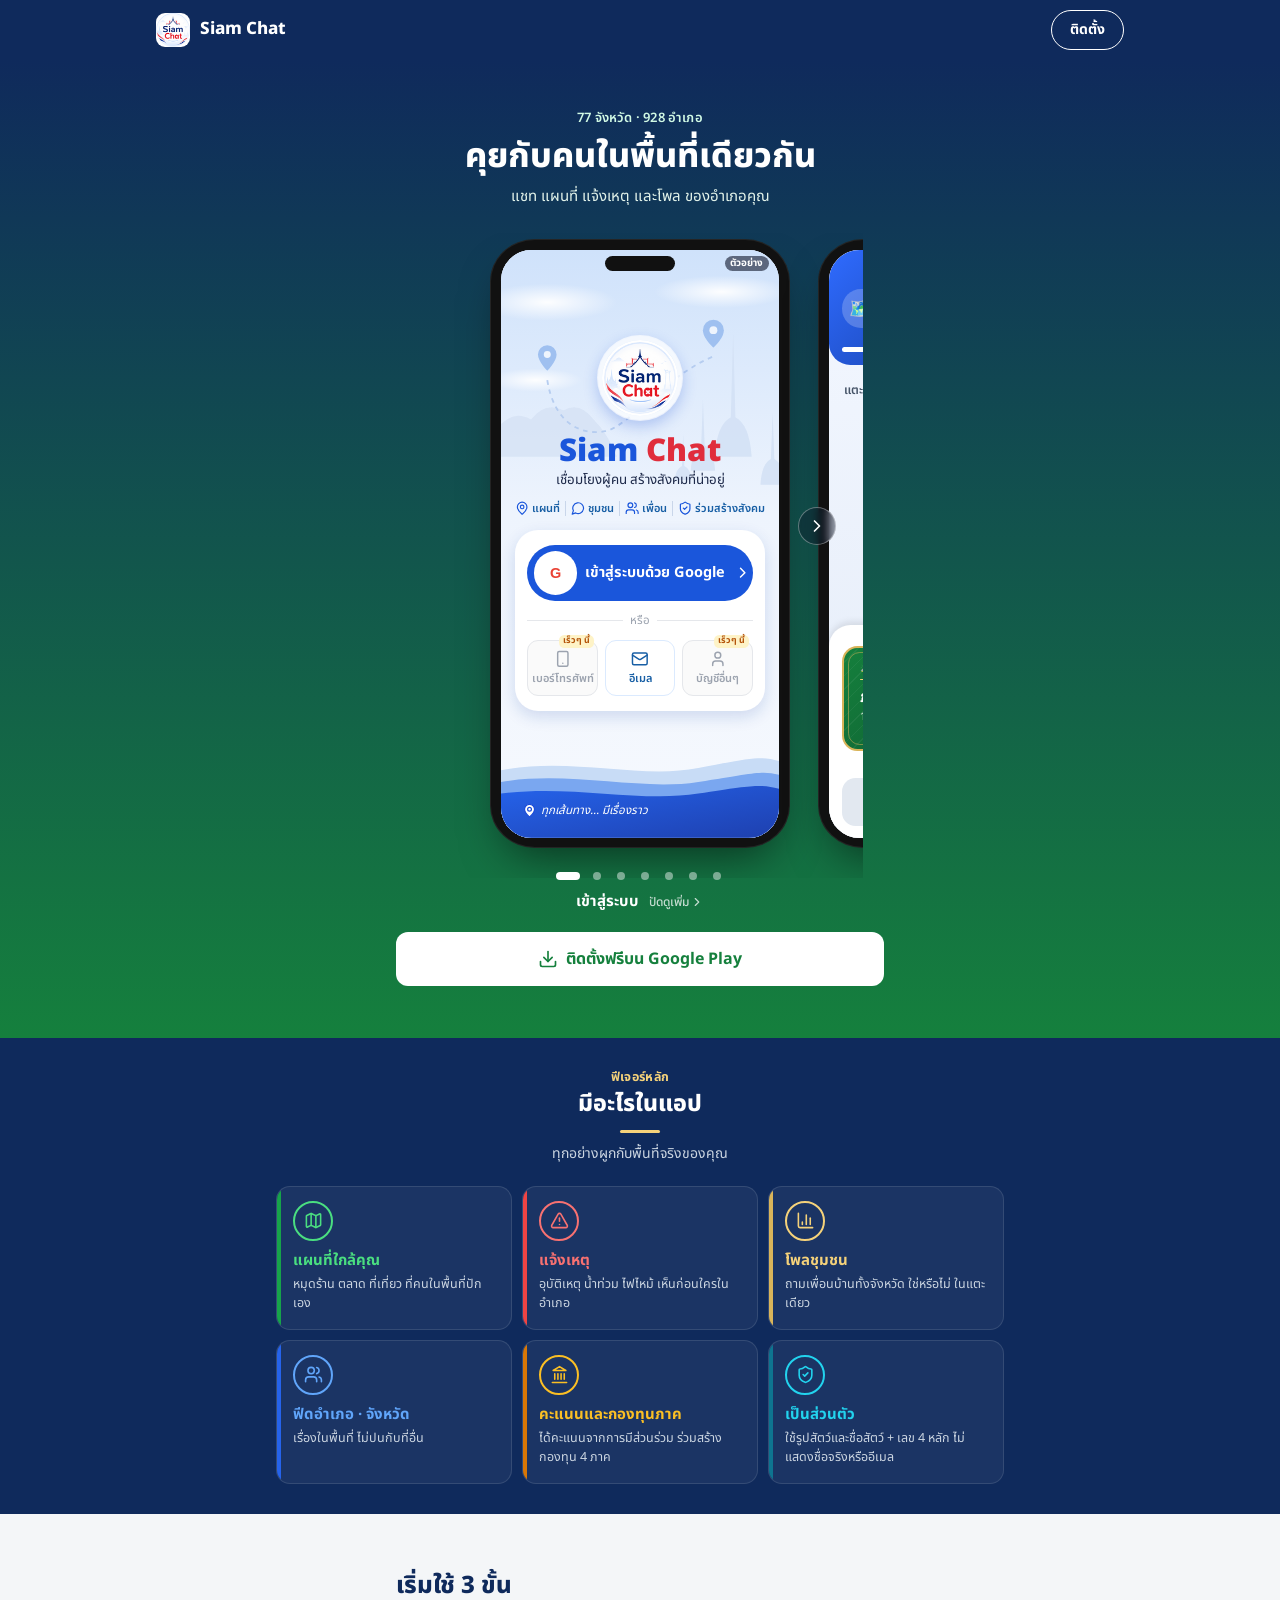
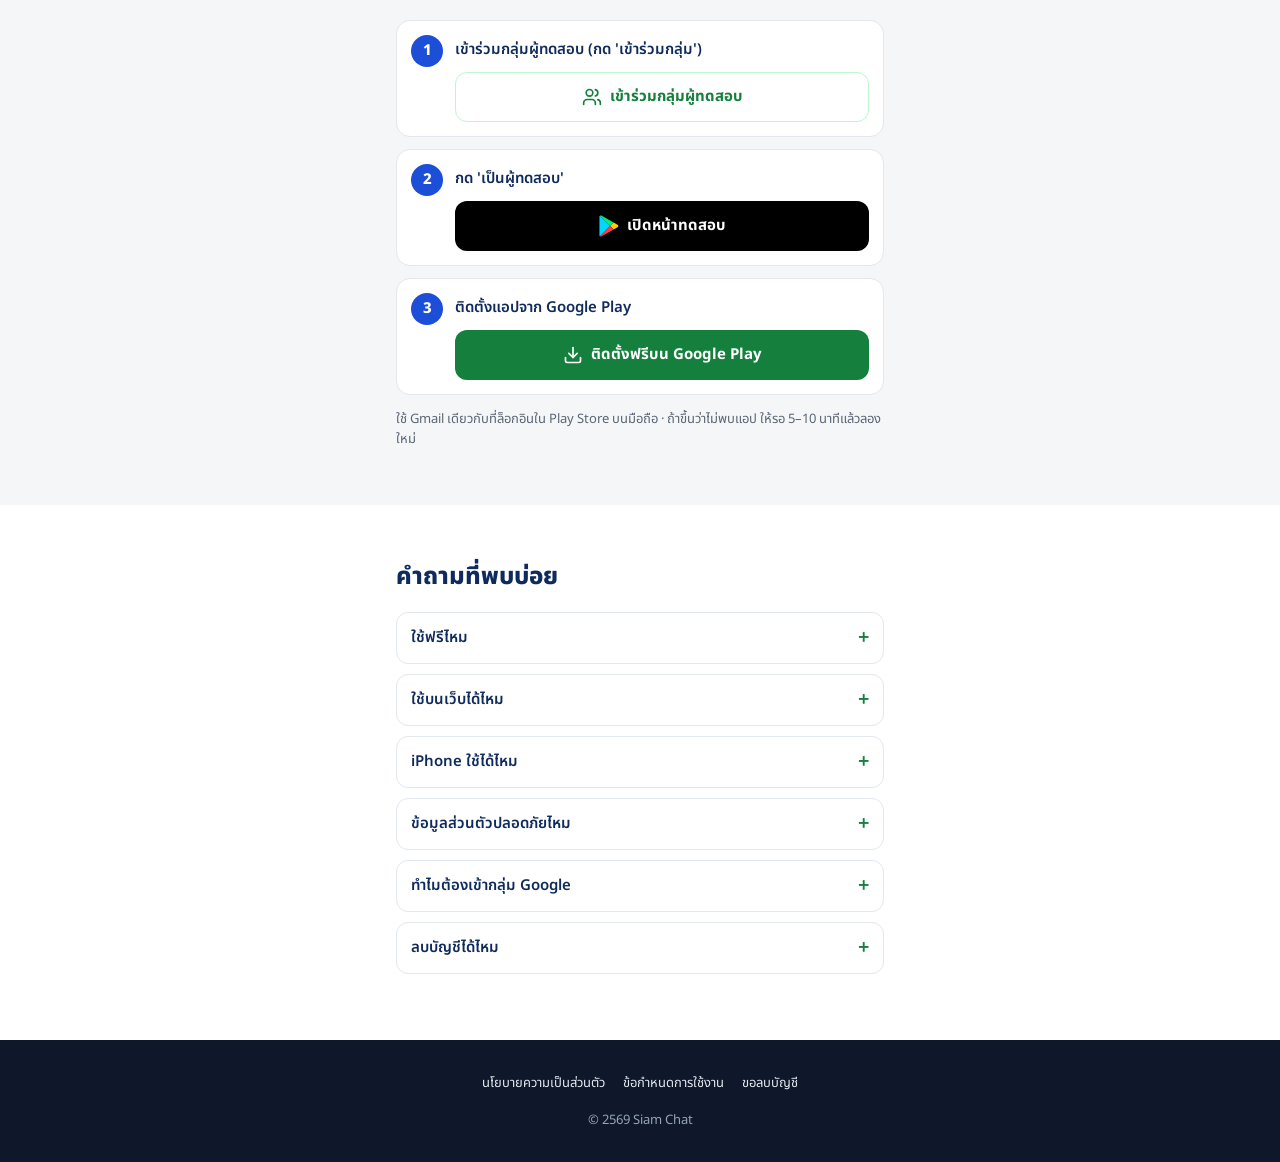
<file: index.html>
<!doctype html>
<html lang="th">
<head>
<meta charset="utf-8">
<meta name="viewport" content="width=device-width, initial-scale=1">
<title>Siam Chat — คุยกับคนในพื้นที่เดียวกัน</title>
<meta name="description" content="Siam Chat แอปแชทชุมชน 77 จังหวัด 928 อำเภอ คุยกับคนในพื้นที่เดียวกัน มีแชท แผนที่ แจ้งเหตุ และโพลของอำเภอคุณ ติดตั้งฟรีบน Android">
<meta name="theme-color" content="#0f2a5c">
<link rel="canonical" href="https://eskimooo1234-maker.github.io/siamchat/">

<!-- แชร์ลิงก์ LINE / Facebook / X -->
<meta property="og:type" content="website">
<meta property="og:site_name" content="Siam Chat">
<meta property="og:locale" content="th_TH">
<meta property="og:title" content="Siam Chat — คุยกับคนในพื้นที่เดียวกัน">
<meta property="og:description" content="แอปแชทชุมชน 77 จังหวัด 928 อำเภอ — แชท แผนที่ แจ้งเหตุ และโพล ของอำเภอคุณ ติดตั้งฟรีบน Android">
<meta property="og:url" content="https://eskimooo1234-maker.github.io/siamchat/">
<meta property="og:image" content="https://eskimooo1234-maker.github.io/siamchat/assets/og.png">
<meta property="og:image:width" content="1200">
<meta property="og:image:height" content="630">
<meta property="og:image:alt" content="Siam Chat — คุยกับคนในพื้นที่เดียวกัน">
<meta name="twitter:card" content="summary_large_image">
<meta name="twitter:title" content="Siam Chat — คุยกับคนในพื้นที่เดียวกัน">
<meta name="twitter:description" content="แอปแชทชุมชน 77 จังหวัด — แชท แผนที่ แจ้งเหตุ และโพล ของอำเภอคุณ">
<meta name="twitter:image" content="https://eskimooo1234-maker.github.io/siamchat/assets/og.png">

<link rel="icon" type="image/png" sizes="32x32" href="assets/favicon-32.png">
<link rel="apple-touch-icon" href="assets/apple-touch-icon.png">

<link rel="preconnect" href="https://fonts.googleapis.com">
<link rel="preconnect" href="https://fonts.gstatic.com" crossorigin>
<link href="https://fonts.googleapis.com/css2?family=Noto+Sans+Thai:wght@400;500;600;700;800&display=swap" rel="stylesheet">

<script>
/* =====================================================================
   แก้ลิงก์ / ข้อความได้ที่นี่ที่เดียว (ไม่ต้องแตะส่วนอื่น)
   ===================================================================== */

// ปุ่มโซเชียลท้ายหน้า — เว้นว่าง '' = ไม่แสดงปุ่มนั้น
const LINKS = {
  facebook: '',
  tiktok:   '',
  line:     ''
};

// ส่วน "เริ่มใช้ 3 ขั้น" (id="install")
const DOWNLOAD = {
  // ขั้นที่ 1 — กลุ่มผู้ทดสอบ (Google Group)
  step1:     "เข้าร่วมกลุ่มผู้ทดสอบ (กด 'เข้าร่วมกลุ่ม')",
  groupUrl:  'https://groups.google.com/g/siamchat-testers',
  groupBtn:  'เข้าร่วมกลุ่มผู้ทดสอบ',
  // ขั้นที่ 2 — ลิงก์ทดสอบบน Google Play
  step2:     "กด 'เป็นผู้ทดสอบ'",
  playUrl:   'https://play.google.com/apps/testing/com.siamchat.app',
  playBtn:   'เปิดหน้าทดสอบ',
  // ขั้นที่ 3 — หน้าแอปใน Play Store
  step3:     'ติดตั้งแอปจาก Google Play',
  storeUrl:  'https://play.google.com/store/apps/details?id=com.siamchat.app',
  storeBtn:  'ติดตั้งฟรีบน Google Play',
  // หมายเหตุใต้ขั้นตอน
  note:      'ใช้ Gmail เดียวกับที่ล็อกอินใน Play Store บนมือถือ · ถ้าขึ้นว่าไม่พบแอป ให้รอ 5–10 นาทีแล้วลองใหม่'
};
</script>

<style>
:root{
  --navy:#0f2a5c; --green:#15803d; --green-soft:#dcfce7;
  --red:#dc2626; --blue:#1d4ed8; --ink:#16202e; --muted:#5b6676; --line:#e3e8ee;
  --bg:#ffffff; --bg-2:#f4f6f8; --col:520px;
}
*{box-sizing:border-box}
html{scroll-behavior:smooth;-webkit-text-size-adjust:100%;scroll-padding-top:72px}
body{margin:0;background:var(--bg);color:var(--ink);
  font-family:'Noto Sans Thai',system-ui,-apple-system,'Segoe UI',sans-serif;
  font-size:15px;line-height:1.6;overflow-x:hidden}
a{color:inherit}
img{display:block;max-width:100%}
.wrap{max-width:var(--col);margin:0 auto;padding:0 16px}
section{padding:40px 0}
h2{font-size:21px;line-height:1.35;color:var(--navy);margin:0 0 18px;font-weight:800}

/* ไอคอนเส้นแบบ lucide (stroke 2) — ใช้จาก sprite <symbol> ด้านล่าง <body> */
.ic{width:20px;height:20px;flex:none;fill:none;stroke:currentColor;stroke-width:2;stroke-linecap:round;stroke-linejoin:round}

/* ปุ่ม: ไม่ตัด 2 บรรทัด */
.btn{display:flex;align-items:center;justify-content:center;gap:8px;min-height:50px;padding:0 18px;
  border-radius:12px;border:0;text-decoration:none;font-weight:700;font-size:15px;white-space:nowrap;
  cursor:pointer;transition:background .15s,transform .1s}
.btn:active{transform:scale(.98)}
.btn-green{background:var(--green);color:#fff}
.btn-green:hover{background:#116a32}
.btn-white{background:#fff;color:var(--green)}
.btn-white:hover{background:#f0fdf4}
.btn-dark{background:#000;color:#fff}
.btn-outline{background:#fff;color:var(--green);border:1.5px solid #bbf7d0}
.btn-outline:hover{background:#f0fdf4}
.btn-full{width:100%}
.gp{width:20px;height:22px;flex:none}

/* ---------- 1) หัวเว็บ (ชุดเดียวกับหน้า privacy / terms / delete-account) ---------- */
.top{position:sticky;top:0;z-index:20;background:var(--navy);color:#fff}
.top .wrap{display:flex;align-items:center;justify-content:space-between;height:60px;max-width:1000px}
.brand{display:flex;align-items:center;gap:10px;text-decoration:none;font-weight:800;color:#fff;font-size:17px}
.brand img{width:34px;height:34px;border-radius:9px}
.top-btn{display:inline-flex;align-items:center;min-height:40px;padding:0 18px;border-radius:999px;
  border:1.5px solid #fff;color:#fff;text-decoration:none;font-weight:700;font-size:14px;white-space:nowrap}
.top-btn:hover{background:rgba(255,255,255,.12)}

/* ---------- 2) ส่วนบน ---------- */
.hero{background:linear-gradient(180deg,#0f2a5c 0%,#15803d 100%);color:#fff;text-align:center;padding:28px 0 32px}
.kicker{margin:0;font-size:13px;font-weight:600;color:#d1fae5;letter-spacing:.2px}
.hero h1{margin:6px 0 6px;font-size:clamp(24px,7.4vw,34px);line-height:1.3;font-weight:800;text-wrap:balance}
.lead{margin:0 0 24px;font-size:15px;color:#e2f3ea}

/* ---------- สไลด์มือถือ ----------
   มือถือจริงจัดกลาง · สไลด์ข้าง ๆ โผล่ ~15% ของความกว้างมือถือ */
.carousel{--pw:256px;--gap:20px;position:relative;width:calc(var(--pw) + 2 * (var(--gap) + var(--pw) * .15));max-width:100%;margin:0 auto}
.track{display:flex;gap:var(--gap);overflow-x:auto;overscroll-behavior-x:contain;scroll-snap-type:x mandatory;
  -webkit-overflow-scrolling:touch;scrollbar-width:none;padding:6px calc(50% - var(--pw) / 2) 30px;outline:none}
.track::-webkit-scrollbar{display:none}
.track.locked{overflow-x:hidden}
.track:focus-visible{outline:2px solid rgba(255,255,255,.7);outline-offset:-2px;border-radius:12px}
.slide{flex:none;width:var(--pw);scroll-snap-align:center;scroll-snap-stop:always}
.nav-btn{position:absolute;top:calc(50% - 30px);width:38px;height:38px;margin-top:-19px;border-radius:50%;border:1px solid rgba(255,255,255,.35);
  background:rgba(15,23,42,.38);color:#fff;display:grid;place-items:center;cursor:pointer;padding:0;
  backdrop-filter:blur(4px);-webkit-backdrop-filter:blur(4px)}
.nav-btn:hover{background:rgba(15,23,42,.55)}
.nav-btn[hidden]{display:none}
.nav-btn.prev{left:calc(50% - var(--pw) / 2 - 46px)}
.nav-btn.next{right:calc(50% - var(--pw) / 2 - 46px)}
.dots{position:relative;z-index:2;display:flex;justify-content:center;margin-top:-14px}
.dot{width:24px;height:24px;padding:0;border:0;background:none;cursor:pointer;display:grid;place-items:center;transition:width .2s}
.dot::before{content:"";width:8px;height:8px;border-radius:4px;background:rgba(255,255,255,.45);transition:width .2s,background .2s}
.dot.on{width:34px}
.dot.on::before{width:24px;background:#fff}
.slide-name{display:flex;justify-content:center;align-items:center;gap:10px;margin:2px 0 18px;font-size:15px;font-weight:700;color:#fff;min-height:24px}
.hint{display:inline-flex;align-items:center;gap:1px;font-size:12px;font-weight:500;color:rgba(255,255,255,.75)}
.hint .ic{width:14px;height:14px}
.hint[hidden]{display:none}
.hero .btn{font-size:16px;min-height:54px}

/* ---------- กรอบมือถือ ----------
   หน้าจอข้างในเป็น "ตัวอย่างกดลองได้" จาก assets/demo/demo.js + demo.css (โหลดทีหลัง ไม่ถ่วงการเปิดหน้า)
   หน่วย em: 1em = ความกว้างจอ / 24
   เปลี่ยนเป็นภาพจริง: ใส่ <img src="assets/screens/<name>.png" alt="..."> เป็นลูกแรกของ .screen
   แล้วลบ .demo-host ทิ้ง (CSS .screen > img ด้านล่างจัด object-fit: cover ให้แล้ว) */
.phone{position:relative;background:#111;border-radius:15% / 7%;padding:3.6%;
  box-shadow:0 22px 44px -16px rgba(0,0,0,.55),0 0 0 1px rgba(255,255,255,.08) inset;container-type:inline-size}
.screen{position:relative;aspect-ratio:9/19;border-radius:11% / 5.2%;overflow:hidden;background:#f1f5f9;
  font-size:calc(100cqw / 24);line-height:1.35;color:#16202e;text-align:left}
.screen > img{position:absolute;inset:0;width:100%;height:100%;object-fit:cover;object-position:top center}
.demo-host{position:absolute;inset:0}
.demo-host:empty{background:url(assets/logo-64.png) center 42% / 4.4em no-repeat,linear-gradient(#e8f0fe,#f8fafc)}
.sample{position:absolute;right:1em;top:.62em;z-index:50;padding:.1em .6em;border-radius:999px;pointer-events:none;
  background:rgba(15,23,42,.6);color:#fff;font-size:max(8px,.85em);font-weight:700;line-height:1.35;white-space:nowrap}
.notch{position:absolute;top:.55em;left:50%;width:6em;height:1.3em;margin-left:-3em;border-radius:1em;background:#111;z-index:50;pointer-events:none}

/* ---------- 3) มีอะไรในแอป (รวม "เป็นส่วนตัว") — พื้นกรมท่าต่อจากส่วนบนทันที ---------- */
.feat-sec{background:#0f2a5c;color:#fff;padding:30px 0 30px}
.feat-hd{text-align:center;margin-bottom:20px}
.feat-hd .k{margin:0;font-size:12.5px;font-weight:700;color:#f5d27a;letter-spacing:.3px}
.feat-hd h2{margin:2px 0 0;font-size:23px;line-height:1.3;color:#fff;font-weight:800}
.feat-hd .bar{display:block;width:40px;height:3px;border-radius:2px;background:#f5d27a;margin:10px auto 0}
.feat-hd .sub{margin:10px 0 0;font-size:14px;color:#cbd5e1}
.feat-grid{list-style:none;margin:0;padding:0;display:grid;grid-template-columns:repeat(2,minmax(0,1fr));gap:10px;align-items:stretch}
.fc{position:relative;overflow:hidden;min-width:0;padding:14px 13px 15px 16px;border-radius:14px;
  background:rgba(255,255,255,.05);border:1px solid rgba(255,255,255,.11)}
.fc::before{content:"";position:absolute;left:0;top:0;bottom:0;width:4px;background:var(--line)}
.fc .fi2{width:40px;height:40px;border-radius:50%;border:2px solid var(--soft);color:var(--soft);display:grid;place-items:center}
.fc .fi2 .ic{width:19px;height:19px}
.fc b{display:block;margin-top:10px;font-size:15px;line-height:1.35;font-weight:700;color:var(--soft);overflow-wrap:anywhere}
.fc p{margin:4px 0 0;font-size:12.5px;line-height:1.55;color:#cbd5e1;overflow-wrap:anywhere}

/* ---------- 6) ติดตั้ง ---------- */
.install{background:var(--bg-2)}
.steps{list-style:none;margin:0;padding:0;display:grid;gap:12px}
.step{background:#fff;border:1px solid var(--line);border-radius:14px;padding:14px;display:flex;gap:12px}
.num{flex:none;width:32px;height:32px;border-radius:50%;background:var(--blue);color:#fff;display:grid;place-items:center;font-weight:800;font-size:15px}
.step-body{flex:1;min-width:0}
.step p{margin:3px 0 10px;font-weight:600;color:var(--navy)}
.note{margin:14px 0 0;font-size:13px;color:var(--muted);line-height:1.55}

/* ---------- 7) FAQ ---------- */
.faq details{border:1px solid var(--line);border-radius:12px;background:#fff;margin-bottom:10px}
.faq summary{min-height:50px;display:flex;align-items:center;justify-content:space-between;gap:10px;
  padding:10px 14px;font-weight:600;color:var(--navy);cursor:pointer;list-style:none}
.faq summary::-webkit-details-marker{display:none}
.faq summary::after{content:"+";font-size:20px;color:var(--green);line-height:1;flex:none}
.faq details[open] summary::after{content:"−"}
.faq details p{margin:0;padding:0 14px 14px;color:var(--muted);font-size:14px}
.faq a{color:var(--green);font-weight:600}

/* ---------- 8) ท้ายเว็บ (ชุดเดียวกับหน้า privacy / terms / delete-account) ---------- */
.social{display:flex;justify-content:center;gap:14px;padding:0 0 18px}
.social:empty{display:none}
.social a{width:44px;height:44px;border-radius:50%;display:grid;place-items:center;color:#fff}
.social svg{width:20px;height:20px;fill:currentColor}
footer{background:#0f172a;color:#94a3b8;padding:26px 0 32px;text-align:center;font-size:13px}
footer nav{display:flex;flex-wrap:wrap;justify-content:center;gap:4px 18px;margin-bottom:8px}
footer nav a{color:#e2e8f0;text-decoration:none;min-height:36px;display:inline-flex;align-items:center}
footer nav a:hover{text-decoration:underline}

/* ---------- จอคอม: คอลัมน์กลาง กว้างไม่เกิน 520px ---------- */
@media (min-width:768px){
  section{padding:56px 0}
  h2{font-size:24px}
  .hero{padding:48px 0 52px}
  .carousel{--pw:300px;--gap:28px}
  .feat-sec .wrap{max-width:760px}
  .feat-grid{grid-template-columns:repeat(3,minmax(0,1fr))}
}
@media (prefers-reduced-motion:reduce){html{scroll-behavior:auto}*{transition:none!important}}
</style>
</head>
<body>

<!-- ไอคอนเส้นแบบ lucide (stroke 2) -->
<svg width="0" height="0" style="position:absolute" aria-hidden="true" focusable="false">
  <symbol id="i-map" viewBox="0 0 24 24"><path d="M14.106 5.553a2 2 0 0 0 1.788 0l3.659-1.83A1 1 0 0 1 21 4.619v12.764a1 1 0 0 1-.553.894l-4.553 2.277a2 2 0 0 1-1.788 0l-4.212-2.106a2 2 0 0 0-1.788 0l-3.659 1.83A1 1 0 0 1 3 19.381V6.618a1 1 0 0 1 .553-.894l4.553-2.277a2 2 0 0 1 1.788 0z"/><path d="M15 5.764v15"/><path d="M9 3.236v15"/></symbol>
  <symbol id="i-alert" viewBox="0 0 24 24"><path d="m21.73 18-8-14a2 2 0 0 0-3.48 0l-8 14A2 2 0 0 0 4 21h16a2 2 0 0 0 1.73-3"/><path d="M12 9v4"/><path d="M12 17h.01"/></symbol>
  <symbol id="i-chart" viewBox="0 0 24 24"><path d="M3 3v16a2 2 0 0 0 2 2h16"/><path d="M18 17V9"/><path d="M13 17V5"/><path d="M8 17v-3"/></symbol>
  <symbol id="i-users" viewBox="0 0 24 24"><path d="M16 21v-2a4 4 0 0 0-4-4H6a4 4 0 0 0-4 4v2"/><circle cx="9" cy="7" r="4"/><path d="M22 21v-2a4 4 0 0 0-3-3.87"/><path d="M16 3.13a4 4 0 0 1 0 7.75"/></symbol>
  <symbol id="i-landmark" viewBox="0 0 24 24"><path d="M3 22h18"/><path d="M6 18v-7"/><path d="M10 18v-7"/><path d="M14 18v-7"/><path d="M18 18v-7"/><path d="M12 2 20 7H4z"/></symbol>
  <symbol id="i-shield" viewBox="0 0 24 24"><path d="M20 13c0 5-3.5 7.5-7.66 8.95a1 1 0 0 1-.67-.01C7.5 20.5 4 18 4 13V6a1 1 0 0 1 1-1c2 0 4.5-1.2 6.24-2.72a1.17 1.17 0 0 1 1.52 0C14.51 3.81 17 5 19 5a1 1 0 0 1 1 1z"/><path d="m9 12 2 2 4-4"/></symbol>
  <symbol id="i-download" viewBox="0 0 24 24"><path d="M21 15v4a2 2 0 0 1-2 2H5a2 2 0 0 1-2-2v-4"/><path d="m7 10 5 5 5-5"/><path d="M12 15V3"/></symbol>
  <symbol id="i-left" viewBox="0 0 24 24"><path d="m15 18-6-6 6-6"/></symbol>
  <symbol id="i-right" viewBox="0 0 24 24"><path d="m9 18 6-6-6-6"/></symbol>
</svg>

<!-- 1) หัวเว็บ -->
<header class="top">
  <div class="wrap">
    <a class="brand" href="./" aria-label="Siam Chat หน้าแรก"><img src="assets/logo-64.png" alt="" width="34" height="34">Siam Chat</a>
    <a class="top-btn" href="#install">ติดตั้ง</a>
  </div>
</header>

<main>
  <!-- 2) ส่วนบน -->
  <div class="hero">
    <div class="wrap">
      <p class="kicker">77 จังหวัด · 928 อำเภอ</p>
      <h1>คุยกับคนในพื้นที่เดียวกัน</h1>
      <p class="lead">แชท แผนที่ แจ้งเหตุ และโพล ของอำเภอคุณ</p>

    </div>

    <!-- สไลด์มือถือ "ตัวอย่างกดลองได้" 7 หน้า (ปัดแนวนอน · CSS scroll-snap · ไม่ใช้ไลบรารี) · ข้อมูลปลอมทั้งหมด ไม่เรียก API/DB -->
    <div class="carousel" role="region" aria-roledescription="carousel" aria-label="ตัวอย่างแอป กดลองได้">
      <div class="track" id="track" tabindex="0" aria-label="ใช้ปุ่มลูกศรซ้าย/ขวาเพื่อเปลี่ยนหน้า">
      <div class="slide" role="group" aria-roledescription="slide" aria-label="1 จาก 7: เข้าสู่ระบบ">
        <!-- SCREEN:login -->
        <div class="phone"><div class="screen">
          <div class="demo-host" data-screen="login"></div>
          <div class="notch"></div><span class="sample">ตัวอย่าง</span>
        </div></div>
        <!-- /SCREEN:login -->
      </div>
      <div class="slide" role="group" aria-roledescription="slide" aria-label="2 จาก 7: เลือกพื้นที่">
        <!-- SCREEN:location -->
        <div class="phone"><div class="screen">
          <div class="demo-host" data-screen="location"></div>
          <div class="notch"></div><span class="sample">ตัวอย่าง</span>
        </div></div>
        <!-- /SCREEN:location -->
      </div>
      <div class="slide" role="group" aria-roledescription="slide" aria-label="3 จาก 7: หน้าหลัก">
        <!-- SCREEN:home -->
        <div class="phone"><div class="screen">
          <div class="demo-host" data-screen="home"></div>
          <div class="notch"></div><span class="sample">ตัวอย่าง</span>
        </div></div>
        <!-- /SCREEN:home -->
      </div>
      <div class="slide" role="group" aria-roledescription="slide" aria-label="4 จาก 7: แผนที่">
        <!-- SCREEN:map -->
        <div class="phone"><div class="screen">
          <div class="demo-host" data-screen="map"></div>
          <div class="notch"></div><span class="sample">ตัวอย่าง</span>
        </div></div>
        <!-- /SCREEN:map -->
      </div>
      <div class="slide" role="group" aria-roledescription="slide" aria-label="5 จาก 7: แจ้งเหตุ">
        <!-- SCREEN:alert -->
        <div class="phone"><div class="screen">
          <div class="demo-host" data-screen="alert"></div>
          <div class="notch"></div><span class="sample">ตัวอย่าง</span>
        </div></div>
        <!-- /SCREEN:alert -->
      </div>
      <div class="slide" role="group" aria-roledescription="slide" aria-label="6 จาก 7: โปรไฟล์">
        <!-- SCREEN:profile -->
        <div class="phone"><div class="screen">
          <div class="demo-host" data-screen="profile"></div>
          <div class="notch"></div><span class="sample">ตัวอย่าง</span>
        </div></div>
        <!-- /SCREEN:profile -->
      </div>
      <div class="slide" role="group" aria-roledescription="slide" aria-label="7 จาก 7: แก้ไขโปรไฟล์">
        <!-- SCREEN:editprofile -->
        <div class="phone"><div class="screen">
          <div class="demo-host" data-screen="editprofile"></div>
          <div class="notch"></div><span class="sample">ตัวอย่าง</span>
        </div></div>
        <!-- /SCREEN:editprofile -->
      </div>
      </div>
      <button class="nav-btn prev" type="button" aria-label="ก่อนหน้า" aria-controls="track" hidden><svg class="ic"><use href="#i-left"/></svg></button>
      <button class="nav-btn next" type="button" aria-label="ถัดไป" aria-controls="track"><svg class="ic"><use href="#i-right"/></svg></button>
    </div>
    <div class="dots" role="group" aria-label="เลือกหน้า">
      <button type="button" class="dot on" aria-label="เข้าสู่ระบบ" aria-current="true"></button>
      <button type="button" class="dot" aria-label="เลือกพื้นที่"></button>
      <button type="button" class="dot" aria-label="หน้าหลัก"></button>
      <button type="button" class="dot" aria-label="แผนที่"></button>
      <button type="button" class="dot" aria-label="แจ้งเหตุ"></button>
      <button type="button" class="dot" aria-label="โปรไฟล์"></button>
      <button type="button" class="dot" aria-label="แก้ไขโปรไฟล์"></button>
    </div>
    <p class="slide-name"><span id="slideName" aria-live="polite">เข้าสู่ระบบ</span><span class="hint" id="swipeHint">ปัดดูเพิ่ม<svg class="ic"><use href="#i-right"/></svg></span></p>

    <div class="wrap">
      <a class="btn btn-white btn-full" href="#install"><svg class="ic"><use href="#i-download"/></svg>ติดตั้งฟรีบน Google Play</a>
    </div>
  </div>

  <!-- 3) มีอะไรในแอป (6 การ์ด รวม "เป็นส่วนตัว") -->
  <section class="feat-sec">
    <div class="wrap">
      <div class="feat-hd">
        <p class="k">ฟีเจอร์หลัก</p>
        <h2>มีอะไรในแอป</h2>
        <span class="bar" aria-hidden="true"></span>
        <p class="sub">ทุกอย่างผูกกับพื้นที่จริงของคุณ</p>
      </div>
      <ul class="feat-grid">
        <li class="fc" style="--line:#16a34a;--soft:#4ade80"><span class="fi2"><svg class="ic" aria-hidden="true"><use href="#i-map"/></svg></span>
          <b>แผนที่ใกล้คุณ</b><p>หมุดร้าน ตลาด ที่เที่ยว ที่คนในพื้นที่ปักเอง</p></li>
        <li class="fc" style="--line:#ef4444;--soft:#f87171"><span class="fi2"><svg class="ic" aria-hidden="true"><use href="#i-alert"/></svg></span>
          <b>แจ้งเหตุ</b><p>อุบัติเหตุ น้ำท่วม ไฟไหม้ เห็นก่อนใครในอำเภอ</p></li>
        <li class="fc" style="--line:#d9b45a;--soft:#f5d27a"><span class="fi2"><svg class="ic" aria-hidden="true"><use href="#i-chart"/></svg></span>
          <b>โพลชุมชน</b><p>ถามเพื่อนบ้านทั้งจังหวัด ใช่หรือไม่ ในแตะเดียว</p></li>
        <li class="fc" style="--line:#2563eb;--soft:#60a5fa"><span class="fi2"><svg class="ic" aria-hidden="true"><use href="#i-users"/></svg></span>
          <b>ฟีดอำเภอ · จังหวัด</b><p>เรื่องในพื้นที่ ไม่ปนกับที่อื่น</p></li>
        <li class="fc" style="--line:#d97706;--soft:#fbbf24"><span class="fi2"><svg class="ic" aria-hidden="true"><use href="#i-landmark"/></svg></span>
          <b>คะแนนและกองทุนภาค</b><p>ได้คะแนนจากการมีส่วนร่วม ร่วมสร้างกองทุน 4 ภาค</p></li>
        <li class="fc" style="--line:#0e7490;--soft:#22d3ee"><span class="fi2"><svg class="ic" aria-hidden="true"><use href="#i-shield"/></svg></span>
          <b>เป็นส่วนตัว</b><p>ใช้รูปสัตว์และชื่อสัตว์ + เลข 4 หลัก ไม่แสดงชื่อจริงหรืออีเมล</p></li>
      </ul>
    </div>
  </section>

  <!-- 6) ติดตั้ง (ข้อความ/ลิงก์แก้ที่ DOWNLOAD ใน <script> ด้านบน) -->
  <section class="install" id="install">
    <div class="wrap">
      <h2>เริ่มใช้ 3 ขั้น</h2>
      <ol class="steps">
        <li class="step"><div class="num">1</div><div class="step-body">
          <p class="js-step1">เข้าร่วมกลุ่มผู้ทดสอบ (กด 'เข้าร่วมกลุ่ม')</p>
          <a class="btn btn-outline js-group" href="https://groups.google.com/g/siamchat-testers" target="_blank" rel="noopener"><svg class="ic"><use href="#i-users"/></svg><span class="js-group-btn">เข้าร่วมกลุ่มผู้ทดสอบ</span></a>
        </div></li>
        <li class="step"><div class="num">2</div><div class="step-body">
          <p class="js-step2">กด 'เป็นผู้ทดสอบ'</p>
          <a class="btn btn-dark js-play" href="https://play.google.com/apps/testing/com.siamchat.app" target="_blank" rel="noopener">
            <svg class="gp" viewBox="0 0 24 26" aria-hidden="true"><path fill="#00d7fe" d="M1.2.6 13.4 13 1.2 25.4c-.4-.3-.7-.8-.7-1.4V2c0-.6.3-1.1.7-1.4z"/><path fill="#ffce00" d="m17.5 17.1-4.1-4.1 4.1-4.1 4.7 2.7c1.4.8 1.4 2.1 0 2.9z"/><path fill="#ff3a44" d="M17.5 17.1 13.4 13 1.2 25.4c.5.4 1.2.4 2 0z"/><path fill="#00f076" d="M17.5 8.9 3.2.6C2.4.2 1.7.2 1.2.6L13.4 13z"/></svg>
            <span class="js-play-text">เปิดหน้าทดสอบ</span></a>
        </div></li>
        <li class="step"><div class="num">3</div><div class="step-body">
          <p class="js-step3">ติดตั้งแอปจาก Google Play</p>
          <a class="btn btn-green btn-full js-store" href="https://play.google.com/store/apps/details?id=com.siamchat.app" target="_blank" rel="noopener">
            <svg class="ic"><use href="#i-download"/></svg><span class="js-store-text">ติดตั้งฟรีบน Google Play</span></a>
        </div></li>
      </ol>
      <p class="note js-note">ใช้ Gmail เดียวกับที่ล็อกอินใน Play Store บนมือถือ · ถ้าขึ้นว่าไม่พบแอป ให้รอ 5–10 นาทีแล้วลองใหม่</p>
    </div>
  </section>

  <!-- 7) คำถามที่พบบ่อย -->
  <section>
    <div class="wrap faq">
      <h2>คำถามที่พบบ่อย</h2>
      <details><summary>ใช้ฟรีไหม</summary><p>ฟรี ไม่มีค่าใช้จ่าย</p></details>
      <details><summary>ใช้บนเว็บได้ไหม</summary><p>ยังไม่ได้ เว็บนี้เป็นหน้าแนะนำแอปเท่านั้น แชท แผนที่ แจ้งเหตุ และโพล ใช้ได้ในแอป Siam Chat</p></details>
      <details><summary>iPhone ใช้ได้ไหม</summary><p>ตอนนี้เปิดให้ใช้บน Android ก่อน iPhone กำลังตามมา</p></details>
      <details><summary>ข้อมูลส่วนตัวปลอดภัยไหม</summary><p>ในแอปใช้รูปสัตว์และชื่อสัตว์ + เลข 4 หลักแทนตัวคุณ ไม่แสดงชื่อจริงหรืออีเมลให้ผู้อื่นเห็น อ่านรายละเอียดได้ที่ <a href="privacy.html">นโยบายความเป็นส่วนตัว</a></p></details>
      <details><summary>ทำไมต้องเข้ากลุ่ม Google</summary><p>ช่วงทดสอบ Google กำหนดให้ผู้ทดสอบเข้ากลุ่มก่อน จึงจะติดตั้งแอปจาก Google Play ได้</p></details>
      <details><summary>ลบบัญชีได้ไหม</summary><p>ได้ ดูวิธีได้ที่หน้า <a href="delete-account.html">ขอลบบัญชี</a></p></details>
    </div>
  </section>
</main>

<!-- 8) ท้ายเว็บ -->
<footer>
  <div class="wrap">
    <div class="social" id="social"></div>
    <nav aria-label="เอกสารทางกฎหมาย">
      <a href="privacy.html">นโยบายความเป็นส่วนตัว</a>
      <a href="terms.html">ข้อกำหนดการใช้งาน</a>
      <a href="delete-account.html">ขอลบบัญชี</a>
    </nav>
    <div>© 2569 Siam Chat</div>
  </div>
</footer>

<script>
(function(){
  function each(s, f){ Array.prototype.forEach.call(document.querySelectorAll(s), f); }
  function setText(s, v){ each(s, function(e){ e.textContent = v; }); }
  function setHref(s, v){ each(s, function(a){ a.href = v; }); }

  // ---- ส่วนติดตั้ง: ค่าจาก DOWNLOAD ----
  var D = DOWNLOAD;
  setText('.js-step1', D.step1); setHref('.js-group', D.groupUrl); setText('.js-group-btn', D.groupBtn);
  setText('.js-step2', D.step2); setHref('.js-play', D.playUrl);  setText('.js-play-text', D.playBtn);
  setText('.js-step3', D.step3); setHref('.js-store', D.storeUrl); setText('.js-store-text', D.storeBtn);
  setText('.js-note', D.note);

  // ---- สไลด์มือถือ ----
  (function(){
    var track = document.getElementById('track'); if (!track) return;
    var slides = track.querySelectorAll('.slide'), dots = document.querySelectorAll('.dot'),
        prev = document.querySelector('.nav-btn.prev'), next = document.querySelector('.nav-btn.next'),
        nameEl = document.getElementById('slideName'), hint = document.getElementById('swipeHint');
    var NAMES = ['เข้าสู่ระบบ', 'เลือกพื้นที่', 'หน้าหลัก', 'แผนที่', 'แจ้งเหตุ', 'โปรไฟล์', 'แก้ไขโปรไฟล์'], cur = 0, touched = false, interacted = false;
    var reduce = window.matchMedia && matchMedia('(prefers-reduced-motion: reduce)').matches;
    function step(){ return slides.length > 1 ? slides[1].offsetLeft - slides[0].offsetLeft : track.clientWidth; }
    function markTouched(){ if (touched) return; touched = true; hint.hidden = true; }
    function render(i){
      if (i === cur && nameEl.textContent === NAMES[i]) return;
      cur = i; nameEl.textContent = NAMES[i];
      Array.prototype.forEach.call(dots, function(d, k){
        d.classList.toggle('on', k === i);
        if (k === i) d.setAttribute('aria-current', 'true'); else d.removeAttribute('aria-current');
      });
      prev.hidden = i === 0; next.hidden = i === slides.length - 1;
      // บอกเดโมว่าเปลี่ยนหน้าแล้ว (ปิดแผ่นที่เปิดค้างในหน้าอื่น)
      document.dispatchEvent(new CustomEvent('siamdemo:slide', { detail: i }));
    }
    function go(i){
      i = Math.max(0, Math.min(slides.length - 1, i)); markTouched();
      track.scrollTo({ left: i * step(), behavior: reduce ? 'auto' : 'smooth' });
      render(i);
    }
    var raf = 0;
    track.addEventListener('scroll', function(){
      cancelAnimationFrame(raf);
      raf = requestAnimationFrame(function(){
        var i = Math.round(track.scrollLeft / step());
        i = Math.max(0, Math.min(slides.length - 1, i));
        if (i !== 0) markTouched();
        render(i);
      });
    }, { passive: true });
    // แตะ/ลากในสไลด์ = ยกเลิกการขยับบอกใบ้ (แต่ "ปัดดูเพิ่ม" ซ่อนเมื่อเปลี่ยนหน้าจริงเท่านั้น)
    // เหตุการณ์ที่เริ่มในองค์ประกอบ data-no-swipe (เช่น แถวชิปเลื่อนแนวนอนในเดโม) = ไม่ใช่การปัดสไลด์
    function noSwipe(e){ return !!(e.target && e.target.closest && e.target.closest('[data-no-swipe]')); }
    ['pointerdown', 'touchstart', 'wheel'].forEach(function(ev){ track.addEventListener(ev, function(e){ if (!noSwipe(e)) interacted = true; }, { passive: true }); });
    // ปุ่มในเดโม (เช่น เข้าสู่ระบบ → เลือกพื้นที่) สั่งเปลี่ยนหน้า
    document.addEventListener('siamdemo:go', function(e){ go(+e.detail); });
    // เดโมเปิดแผ่น/ฟอร์มอยู่ → ล็อกการปัดสไลด์ (ปุ่ม ‹ › และจุดยังใช้ได้)
    document.addEventListener('siamdemo:lock', function(e){ track.classList.toggle('locked', !!e.detail); });
    prev.addEventListener('click', function(){ go(cur - 1); });
    next.addEventListener('click', function(){ go(cur + 1); });
    Array.prototype.forEach.call(dots, function(d, k){ d.addEventListener('click', function(){ go(k); }); });
    track.addEventListener('keydown', function(e){
      if (noSwipe(e)) return;
      if (e.key === 'ArrowRight') { e.preventDefault(); go(cur + 1); }
      else if (e.key === 'ArrowLeft') { e.preventDefault(); go(cur - 1); }
      else if (e.key === 'Home') { e.preventDefault(); go(0); }
      else if (e.key === 'End') { e.preventDefault(); go(slides.length - 1); }
    });
    // ขยับบอกใบ้ 1 ครั้งตอนโหลด (ข้ามถ้าลดการเคลื่อนไหว หรือผู้ใช้แตะไปแล้ว)
    if (!reduce && slides[0].animate) setTimeout(function(){
      if (touched || interacted || cur !== 0) return;
      Array.prototype.forEach.call(slides, function(sl){
        sl.animate([{ transform: 'translateX(0)' }, { transform: 'translateX(-40px)' }, { transform: 'translateX(0)' }],
          { duration: 900, easing: 'ease-in-out' });
      });
    }, 1200);
  })();

  // ---- โหลดตัวอย่างกดลองได้ (assets/demo) หลังหน้าเว็บโหลดเสร็จ และเมื่อสไลด์ใกล้ปรากฏ ----
  (function(){
    var car = document.querySelector('.carousel'); if (!car) return;
    var done = false;
    function load(){
      if (done) return; done = true;
      var l = document.createElement('link'); l.rel = 'stylesheet'; l.href = 'assets/demo/demo.css';
      l.onload = function(){ var sc = document.createElement('script'); sc.src = 'assets/demo/demo.js'; document.body.appendChild(sc); };
      document.head.appendChild(l);
    }
    function watch(){
      if (!('IntersectionObserver' in window)) return load();
      var io = new IntersectionObserver(function(es){ if (es.some(function(e){ return e.isIntersecting; })) { io.disconnect(); load(); } }, { rootMargin: '300px' });
      io.observe(car);
    }
    if (document.readyState === 'complete') watch(); else window.addEventListener('load', watch);
  })();

  // ---- ปุ่มโซเชียล (แสดงเฉพาะที่ใส่ลิงก์ใน LINKS) ----
  var ICONS = {
    facebook: {bg:'#1877f2', label:'Facebook', d:'M14 8.5V6.8c0-.8.2-1.3 1.4-1.3H17V2.6c-.3 0-1.3-.1-2.4-.1-2.4 0-4 1.4-4 4.1v1.9H8v3.2h2.6V21H14v-9.3h2.6l.4-3.2z'},
    tiktok:   {bg:'#111111', label:'TikTok',   d:'M16.6 5.8A4.4 4.4 0 0 1 15.5 3h-3.2v12.4a2.6 2.6 0 1 1-2.6-2.6c.3 0 .5 0 .8.1V9.7a5.8 5.8 0 1 0 5 5.7V9.1a7.5 7.5 0 0 0 4.4 1.4V7.3a4.4 4.4 0 0 1-3.3-1.5z'},
    line:     {bg:'#06c755', label:'LINE',     d:'M12 3C6.5 3 2 6.6 2 11c0 4 3.6 7.3 8.4 7.9.3.1.8.2.9.5.1.3.1.7 0 1l-.1.9c0 .3-.2 1 .9.5s5.9-3.5 8-5.9C21.4 14.3 22 12.7 22 11c0-4.4-4.5-8-10-8z'}
  };
  var box = document.getElementById('social');
  Object.keys(ICONS).forEach(function(k){
    var url = (LINKS[k] || '').trim(); if (!url) return;
    var i = ICONS[k], a = document.createElement('a');
    a.href = url; a.target = '_blank'; a.rel = 'noopener'; a.setAttribute('aria-label', i.label); a.style.background = i.bg;
    a.innerHTML = '<svg viewBox="0 0 24 24" aria-hidden="true"><path d="' + i.d + '"/></svg>';
    box.appendChild(a);
  });
})();
</script>
</body>
</html>
</file>
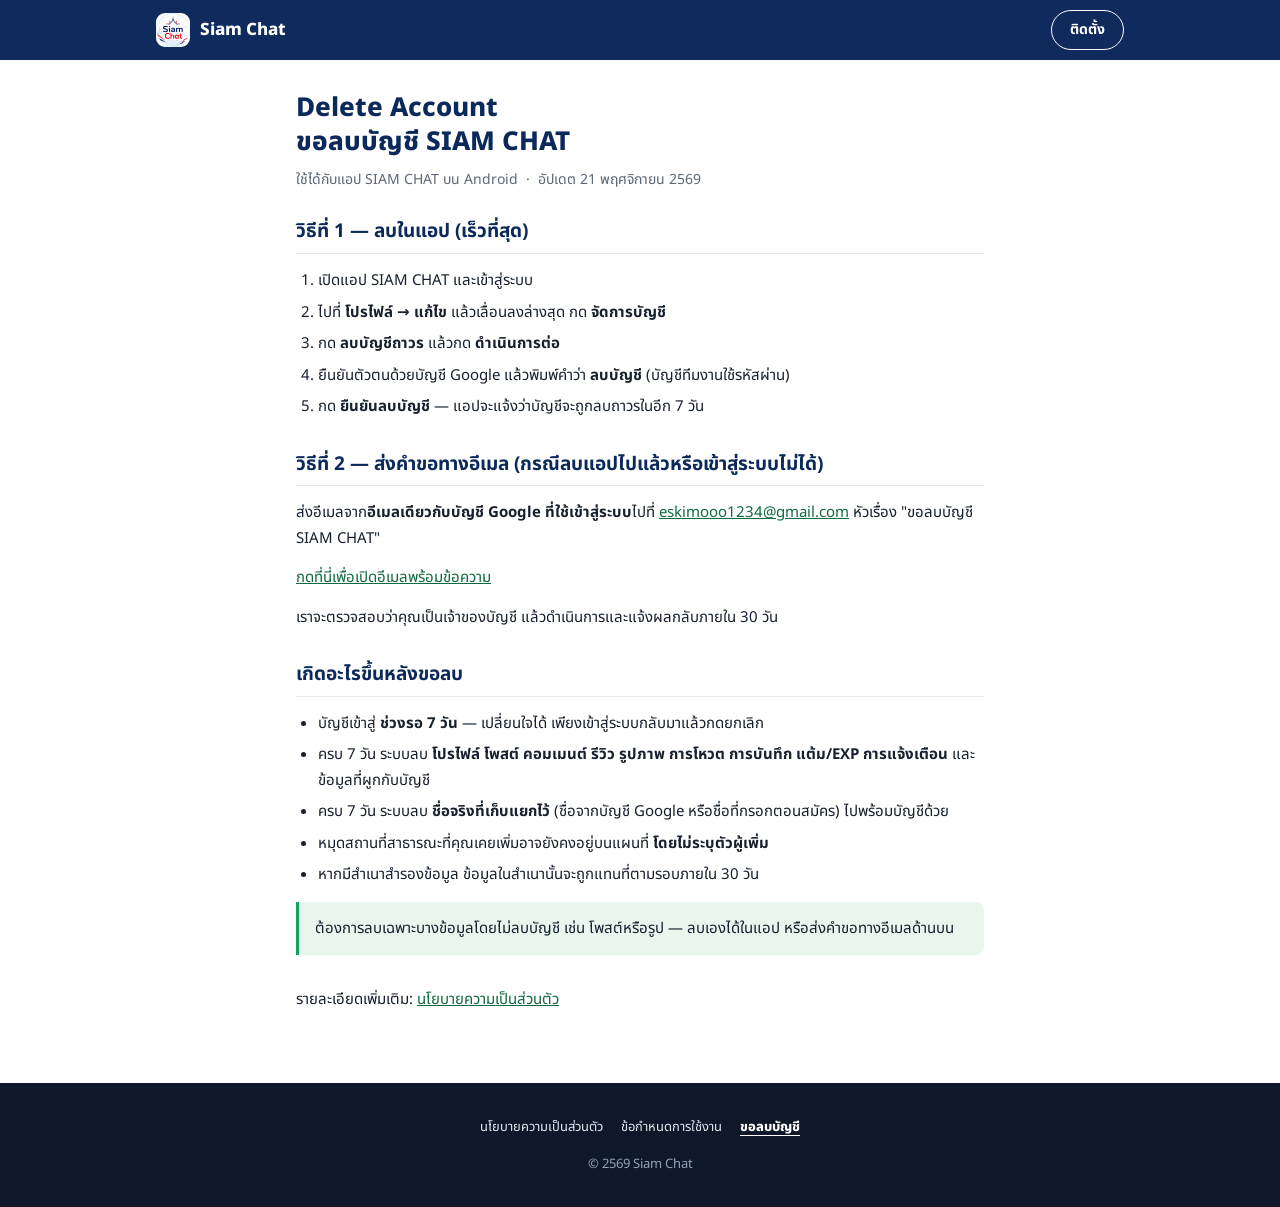
<file: delete-account.html>
<!doctype html>
<html lang="th">
<head>
<meta charset="utf-8">
<meta name="viewport" content="width=device-width, initial-scale=1">
<title>ขอลบบัญชี — Siam Chat</title>
<meta name="description" content="วิธีขอลบบัญชีและข้อมูลของ Siam Chat">
<meta name="theme-color" content="#0f2a5c">
<link rel="canonical" href="https://eskimooo1234-maker.github.io/siamchat/delete-account.html">
<link rel="icon" type="image/png" sizes="32x32" href="assets/favicon-32.png">
<link rel="apple-touch-icon" href="assets/apple-touch-icon.png">
<link rel="preconnect" href="https://fonts.googleapis.com">
<link rel="preconnect" href="https://fonts.gstatic.com" crossorigin>
<link href="https://fonts.googleapis.com/css2?family=Noto+Sans+Thai:wght@400;500;600;700;800&display=swap" rel="stylesheet">
<style>
:root{--green:#0f6a3d;--green-2:#13a463;--green-soft:#e8f6ee;--navy:#0b2a5b;--ink:#16202e;--muted:#5b6676;--line:#e3e8ee;--bg:#fff;--bg-2:#f5f8f6;--max:1000px}
*{box-sizing:border-box}
html{scroll-behavior:smooth;-webkit-text-size-adjust:100%;scroll-padding-top:80px}
body{margin:0;background:var(--bg);color:var(--ink);font-family:'Noto Sans Thai',system-ui,-apple-system,'Segoe UI',sans-serif;font-size:15px;line-height:1.7;overflow-wrap:anywhere}
a{color:var(--green)}
.wrap{max-width:var(--max);margin:0 auto;padding:0 16px}
.top{position:sticky;top:0;z-index:20;background:#0f2a5c;color:#fff}
.top .wrap{display:flex;align-items:center;justify-content:space-between;height:60px}
.brand{display:flex;align-items:center;gap:10px;text-decoration:none;font-weight:800;color:#fff;font-size:17px}
.brand img{width:34px;height:34px;border-radius:9px}
.top-btn{display:inline-flex;align-items:center;min-height:40px;padding:0 18px;border-radius:999px;border:1.5px solid #fff;color:#fff;text-decoration:none;font-weight:700;font-size:14px;white-space:nowrap}
.top-btn:hover{background:rgba(255,255,255,.12)}
.ic{flex:none}
article{max-width:720px;margin:0 auto;padding:32px 16px 56px}
h1{font-size:26px;line-height:1.3;font-weight:800;color:var(--navy);margin:0 0 8px;text-wrap:balance}
.meta{font-size:14px;color:var(--muted);margin:0 0 28px}
.toc{background:var(--bg-2);border:1px solid var(--line);border-radius:12px;padding:16px 18px;margin-bottom:32px}
.toc p{font-size:13px;font-weight:700;color:var(--muted);margin:0 0 8px}
.toc ol{padding-left:22px;margin:0}
.toc li{font-size:14px;margin:0}
.toc a{color:var(--green);text-decoration:none;display:inline-block;padding:6px 0;min-height:32px}
.toc a:hover{text-decoration:underline}
article section{margin-bottom:32px}
h2{font-size:19px;line-height:1.35;color:var(--navy);border-bottom:1px solid var(--line);padding-bottom:8px;margin:0 0 14px;scroll-margin-top:80px}
article p{margin:0 0 14px}
ul,ol{padding-left:22px;margin:0 0 14px}
li{margin-bottom:6px}
.highlight-box{background:var(--green-soft);border-left:3px solid var(--green-2);border-radius:0 8px 8px 0;padding:14px 16px;margin-bottom:14px}
footer{background:#0f172a;color:#94a3b8;padding:26px 0 32px;text-align:center;font-size:13px}
footer nav{display:flex;flex-wrap:wrap;justify-content:center;gap:4px 18px;margin-bottom:8px}
footer nav a{color:#e2e8f0;text-decoration:none;min-height:36px;display:inline-flex;align-items:center}
footer nav a:hover{text-decoration:underline}
footer nav a.on{font-weight:800;color:#fff;text-decoration:underline;text-underline-offset:4px}
</style>
</head>
<body>
<header class="top">
  <div class="wrap">
    <a class="brand" href="./" aria-label="Siam Chat หน้าแรก"><img src="assets/logo-64.png" alt="" width="34" height="34">Siam Chat</a>
    <a class="top-btn" href="./#install">ติดตั้ง</a>
  </div>
</header>

<main>
<article>
<h1>Delete Account<br>ขอลบบัญชี SIAM CHAT</h1>
  <p class="meta">ใช้ได้กับแอป SIAM CHAT บน Android &nbsp;·&nbsp; อัปเดต 21 พฤศจิกายน 2569</p>
  

  <section>
    <h2>วิธีที่ 1 — ลบในแอป (เร็วที่สุด)</h2>
    <ol>
      <li>เปิดแอป SIAM CHAT และเข้าสู่ระบบ</li>
      <li>ไปที่ <strong>โปรไฟล์ → แก้ไข</strong> แล้วเลื่อนลงล่างสุด กด <strong>จัดการบัญชี</strong></li>
      <li>กด <strong>ลบบัญชีถาวร</strong> แล้วกด <strong>ดำเนินการต่อ</strong></li>
      <li>ยืนยันตัวตนด้วยบัญชี Google แล้วพิมพ์คำว่า <strong>ลบบัญชี</strong> (บัญชีทีมงานใช้รหัสผ่าน)</li>
      <li>กด <strong>ยืนยันลบบัญชี</strong> — แอปจะแจ้งว่าบัญชีจะถูกลบถาวรในอีก 7 วัน</li>
    </ol>
  </section>

  <section>
    <h2>วิธีที่ 2 — ส่งคำขอทางอีเมล (กรณีลบแอปไปแล้วหรือเข้าสู่ระบบไม่ได้)</h2>
    <p>ส่งอีเมลจาก<strong>อีเมลเดียวกับบัญชี Google ที่ใช้เข้าสู่ระบบ</strong>ไปที่ <a href="mailto:eskimooo1234@gmail.com">eskimooo1234@gmail.com</a> หัวเรื่อง "ขอลบบัญชี SIAM CHAT"</p>
    <p><a href="mailto:eskimooo1234@gmail.com?subject=%E0%B8%82%E0%B8%AD%E0%B8%A5%E0%B8%9A%E0%B8%9A%E0%B8%B1%E0%B8%8D%E0%B8%8A%E0%B8%B5%20SIAM%20CHAT&body=อีเมลบัญชี%20Google%20ที่ใช้เข้าสู่ระบบ%20SIAM%20CHAT:%20________%0Aชื่อที่แสดงในแอป:%20________%0Aขอลบบัญชีและข้อมูลทั้งหมด">กดที่นี่เพื่อเปิดอีเมลพร้อมข้อความ</a></p>
    <p>เราจะตรวจสอบว่าคุณเป็นเจ้าของบัญชี แล้วดำเนินการและแจ้งผลกลับภายใน 30 วัน</p>
  </section>

  <section>
    <h2>เกิดอะไรขึ้นหลังขอลบ</h2>
    <ul>
      <li>บัญชีเข้าสู่ <strong>ช่วงรอ 7 วัน</strong> — เปลี่ยนใจได้ เพียงเข้าสู่ระบบกลับมาแล้วกดยกเลิก</li>
      <li>ครบ 7 วัน ระบบลบ <strong>โปรไฟล์ โพสต์ คอมเมนต์ รีวิว รูปภาพ การโหวต การบันทึก แต้ม/EXP การแจ้งเตือน</strong> และข้อมูลที่ผูกกับบัญชี</li>
      <li>ครบ 7 วัน ระบบลบ <strong>ชื่อจริงที่เก็บแยกไว้</strong> (ชื่อจากบัญชี Google หรือชื่อที่กรอกตอนสมัคร) ไปพร้อมบัญชีด้วย</li>
      <li>หมุดสถานที่สาธารณะที่คุณเคยเพิ่มอาจยังคงอยู่บนแผนที่ <strong>โดยไม่ระบุตัวผู้เพิ่ม</strong></li>
      <li>หากมีสำเนาสำรองข้อมูล ข้อมูลในสำเนานั้นจะถูกแทนที่ตามรอบภายใน 30 วัน</li>
    </ul>
    <div class="highlight-box">ต้องการลบเฉพาะบางข้อมูลโดยไม่ลบบัญชี เช่น โพสต์หรือรูป — ลบเองได้ในแอป หรือส่งคำขอทางอีเมลด้านบน</div>
  </section>

  <p>รายละเอียดเพิ่มเติม: <a href="privacy.html">นโยบายความเป็นส่วนตัว</a></p>
</article>
</main>

<footer>
  <div class="wrap">
    <nav aria-label="เอกสารทางกฎหมาย">
      <a href="privacy.html">นโยบายความเป็นส่วนตัว</a>
      <a href="terms.html">ข้อกำหนดการใช้งาน</a>
      <a href="delete-account.html" class="on" aria-current="page">ขอลบบัญชี</a>
    </nav>
    <div>© 2569 Siam Chat</div>
  </div>
</footer>
</body>
</html>
</file>
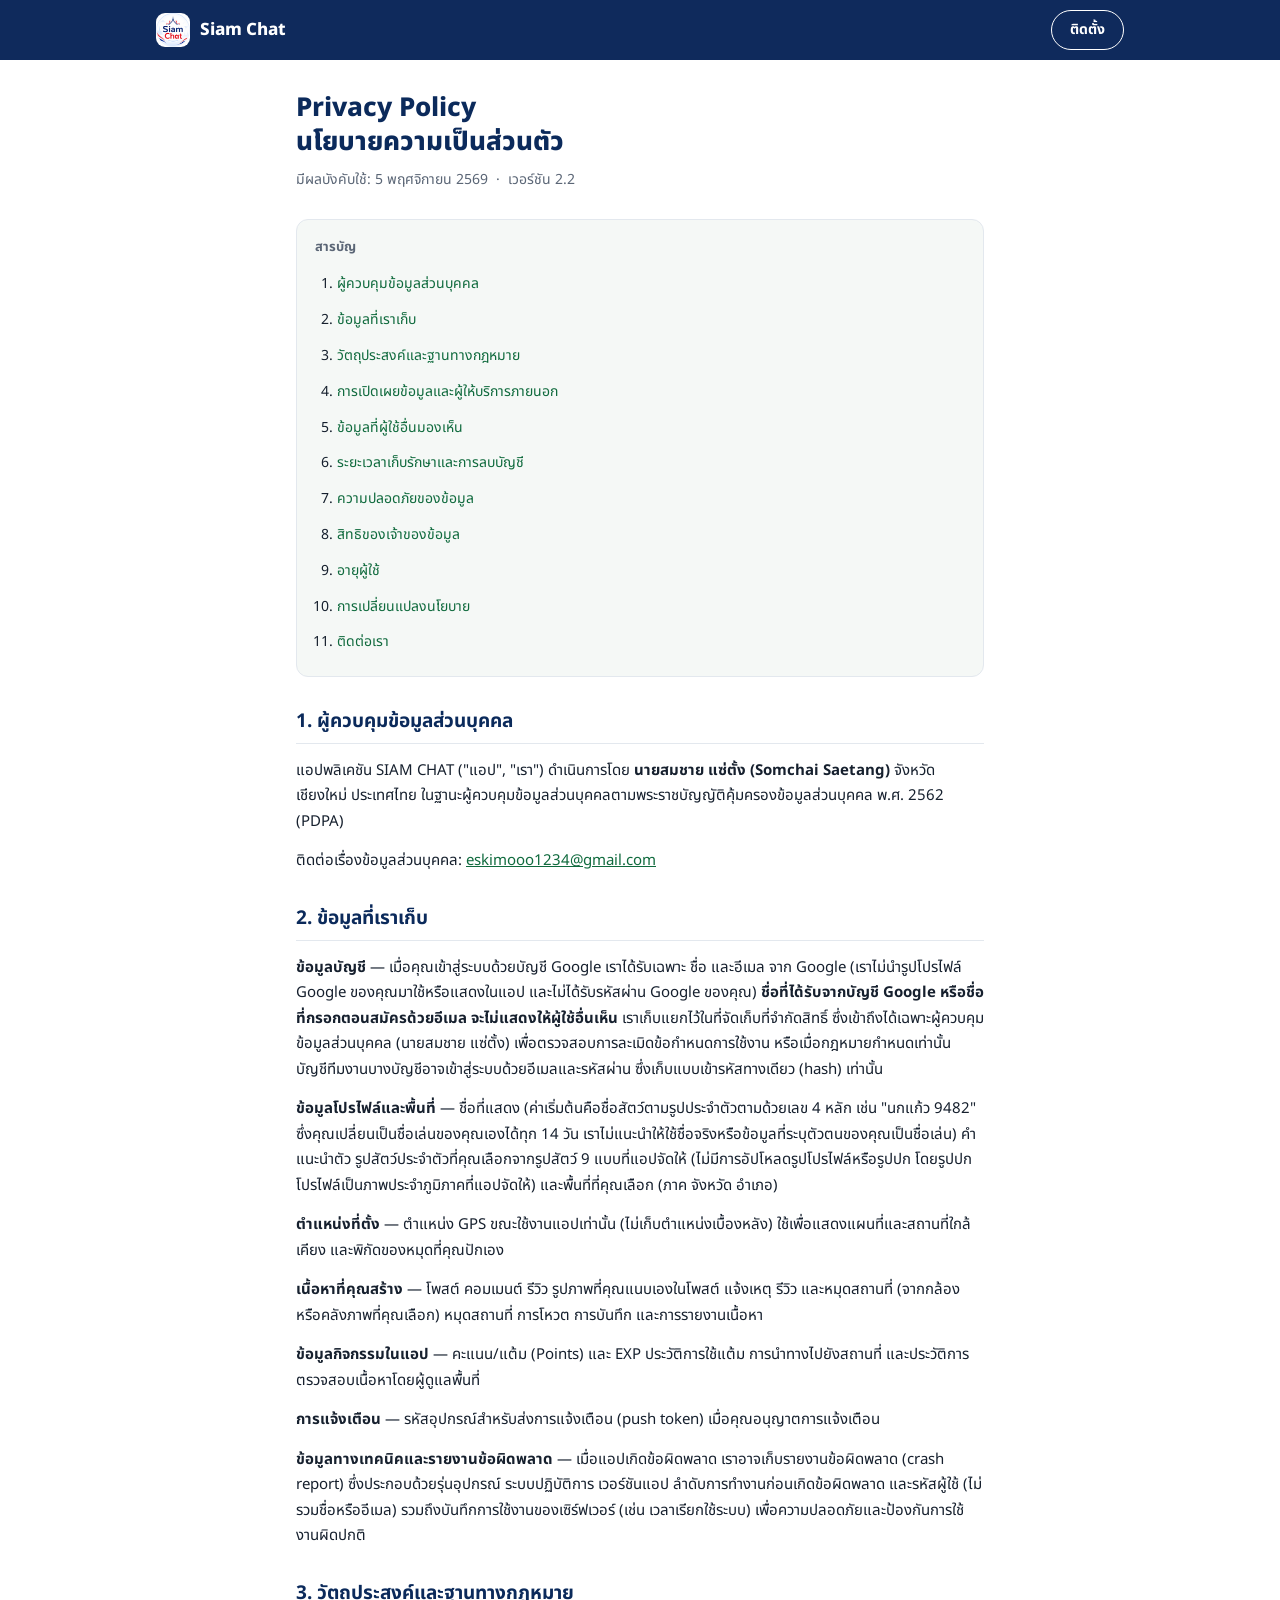
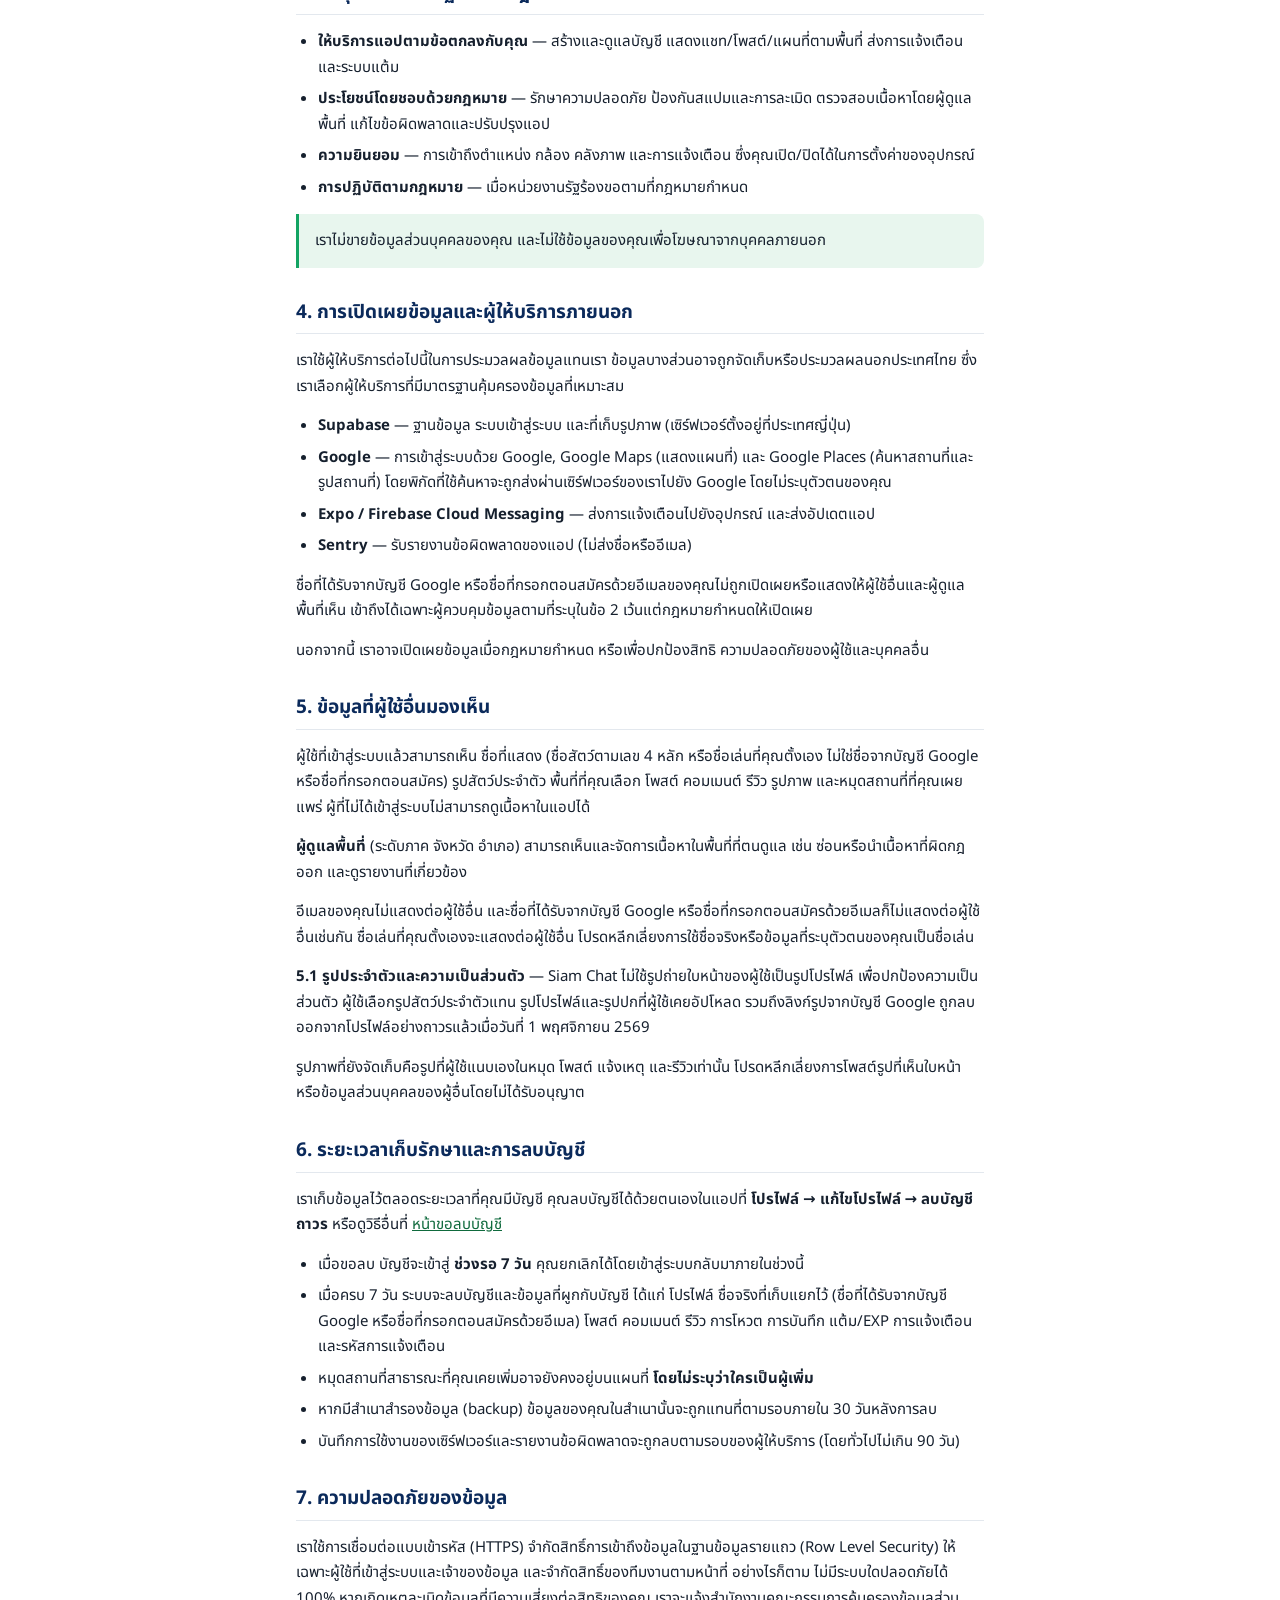
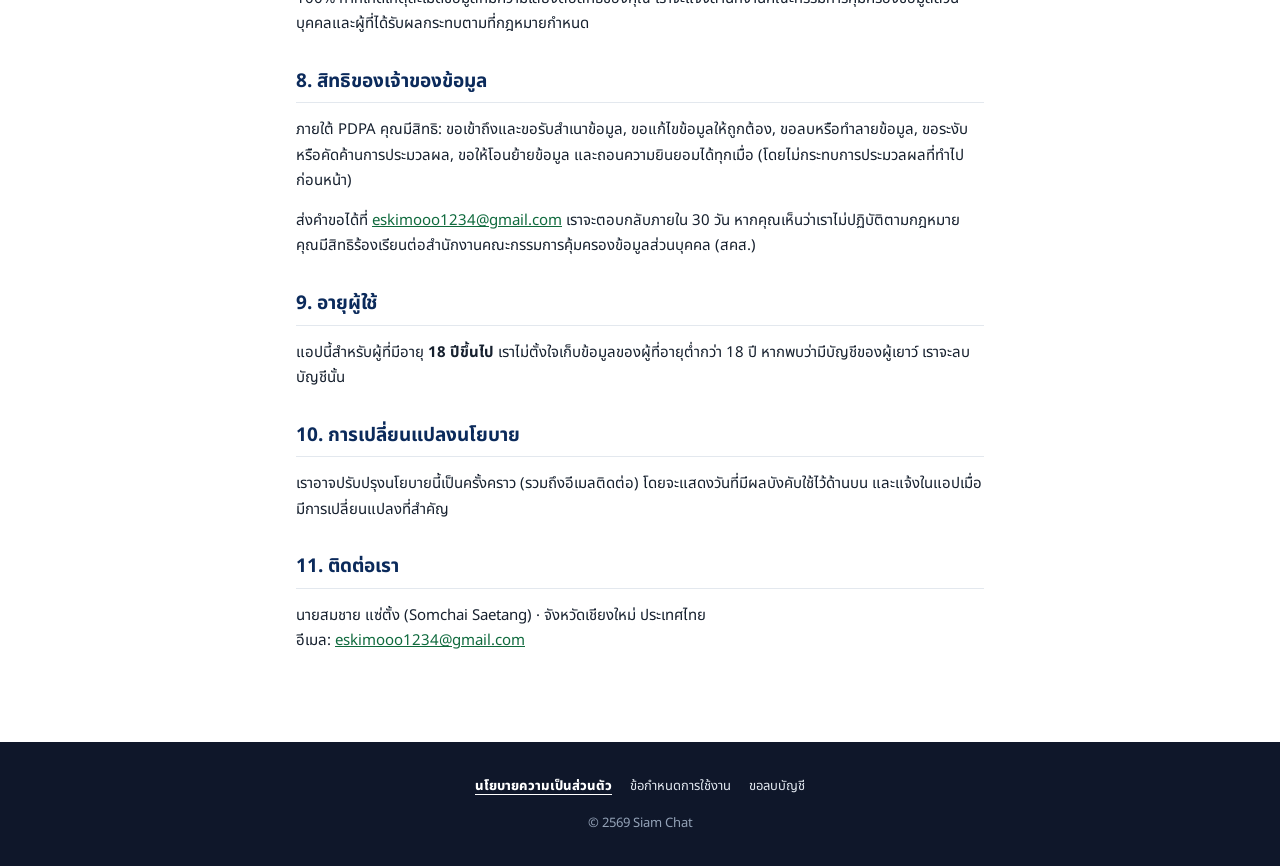
<file: privacy.html>
<!doctype html>
<html lang="th">
<head>
<meta charset="utf-8">
<meta name="viewport" content="width=device-width, initial-scale=1">
<title>นโยบายความเป็นส่วนตัว — Siam Chat</title>
<meta name="description" content="นโยบายความเป็นส่วนตัวของ Siam Chat (เวอร์ชัน 2.2)">
<meta name="theme-color" content="#0f2a5c">
<link rel="canonical" href="https://eskimooo1234-maker.github.io/siamchat/privacy.html">
<link rel="icon" type="image/png" sizes="32x32" href="assets/favicon-32.png">
<link rel="apple-touch-icon" href="assets/apple-touch-icon.png">
<link rel="preconnect" href="https://fonts.googleapis.com">
<link rel="preconnect" href="https://fonts.gstatic.com" crossorigin>
<link href="https://fonts.googleapis.com/css2?family=Noto+Sans+Thai:wght@400;500;600;700;800&display=swap" rel="stylesheet">
<style>
:root{--green:#0f6a3d;--green-2:#13a463;--green-soft:#e8f6ee;--navy:#0b2a5b;--ink:#16202e;--muted:#5b6676;--line:#e3e8ee;--bg:#fff;--bg-2:#f5f8f6;--max:1000px}
*{box-sizing:border-box}
html{scroll-behavior:smooth;-webkit-text-size-adjust:100%;scroll-padding-top:80px}
body{margin:0;background:var(--bg);color:var(--ink);font-family:'Noto Sans Thai',system-ui,-apple-system,'Segoe UI',sans-serif;font-size:15px;line-height:1.7;overflow-wrap:anywhere}
a{color:var(--green)}
.wrap{max-width:var(--max);margin:0 auto;padding:0 16px}
.top{position:sticky;top:0;z-index:20;background:#0f2a5c;color:#fff}
.top .wrap{display:flex;align-items:center;justify-content:space-between;height:60px}
.brand{display:flex;align-items:center;gap:10px;text-decoration:none;font-weight:800;color:#fff;font-size:17px}
.brand img{width:34px;height:34px;border-radius:9px}
.top-btn{display:inline-flex;align-items:center;min-height:40px;padding:0 18px;border-radius:999px;border:1.5px solid #fff;color:#fff;text-decoration:none;font-weight:700;font-size:14px;white-space:nowrap}
.top-btn:hover{background:rgba(255,255,255,.12)}
.ic{flex:none}
article{max-width:720px;margin:0 auto;padding:32px 16px 56px}
h1{font-size:26px;line-height:1.3;font-weight:800;color:var(--navy);margin:0 0 8px;text-wrap:balance}
.meta{font-size:14px;color:var(--muted);margin:0 0 28px}
.toc{background:var(--bg-2);border:1px solid var(--line);border-radius:12px;padding:16px 18px;margin-bottom:32px}
.toc p{font-size:13px;font-weight:700;color:var(--muted);margin:0 0 8px}
.toc ol{padding-left:22px;margin:0}
.toc li{font-size:14px;margin:0}
.toc a{color:var(--green);text-decoration:none;display:inline-block;padding:6px 0;min-height:32px}
.toc a:hover{text-decoration:underline}
article section{margin-bottom:32px}
h2{font-size:19px;line-height:1.35;color:var(--navy);border-bottom:1px solid var(--line);padding-bottom:8px;margin:0 0 14px;scroll-margin-top:80px}
article p{margin:0 0 14px}
ul,ol{padding-left:22px;margin:0 0 14px}
li{margin-bottom:6px}
.highlight-box{background:var(--green-soft);border-left:3px solid var(--green-2);border-radius:0 8px 8px 0;padding:14px 16px;margin-bottom:14px}
footer{background:#0f172a;color:#94a3b8;padding:26px 0 32px;text-align:center;font-size:13px}
footer nav{display:flex;flex-wrap:wrap;justify-content:center;gap:4px 18px;margin-bottom:8px}
footer nav a{color:#e2e8f0;text-decoration:none;min-height:36px;display:inline-flex;align-items:center}
footer nav a:hover{text-decoration:underline}
footer nav a.on{font-weight:800;color:#fff;text-decoration:underline;text-underline-offset:4px}
</style>
</head>
<body>
<header class="top">
  <div class="wrap">
    <a class="brand" href="./" aria-label="Siam Chat หน้าแรก"><img src="assets/logo-64.png" alt="" width="34" height="34">Siam Chat</a>
    <a class="top-btn" href="./#install">ติดตั้ง</a>
  </div>
</header>

<main>
<article>
<h1>Privacy Policy<br>นโยบายความเป็นส่วนตัว</h1>
  <p class="meta">มีผลบังคับใช้: 5 พฤศจิกายน 2569 &nbsp;·&nbsp; เวอร์ชัน 2.2</p>
  <nav class="toc"><p>สารบัญ</p><ol><li><a href="#controller">ผู้ควบคุมข้อมูลส่วนบุคคล</a></li><li><a href="#collect">ข้อมูลที่เราเก็บ</a></li><li><a href="#purpose">วัตถุประสงค์และฐานทางกฎหมาย</a></li><li><a href="#share">การเปิดเผยข้อมูลและผู้ให้บริการภายนอก</a></li><li><a href="#visible">ข้อมูลที่ผู้ใช้อื่นมองเห็น</a></li><li><a href="#retention">ระยะเวลาเก็บรักษาและการลบบัญชี</a></li><li><a href="#security">ความปลอดภัยของข้อมูล</a></li><li><a href="#rights">สิทธิของเจ้าของข้อมูล</a></li><li><a href="#age">อายุผู้ใช้</a></li><li><a href="#changes">การเปลี่ยนแปลงนโยบาย</a></li><li><a href="#contact">ติดต่อเรา</a></li></ol></nav>

  <section id="controller">
    <h2>1. ผู้ควบคุมข้อมูลส่วนบุคคล</h2>
    <p>แอปพลิเคชัน SIAM CHAT ("แอป", "เรา") ดำเนินการโดย <strong>นายสมชาย แซ่ตั้ง (Somchai Saetang)</strong> จังหวัดเชียงใหม่ ประเทศไทย ในฐานะผู้ควบคุมข้อมูลส่วนบุคคลตามพระราชบัญญัติคุ้มครองข้อมูลส่วนบุคคล พ.ศ. 2562 (PDPA)</p>
    <p>ติดต่อเรื่องข้อมูลส่วนบุคคล: <a href="mailto:eskimooo1234@gmail.com">eskimooo1234@gmail.com</a></p>
  </section>

  <section id="collect">
    <h2>2. ข้อมูลที่เราเก็บ</h2>
    <p><strong>ข้อมูลบัญชี</strong> — เมื่อคุณเข้าสู่ระบบด้วยบัญชี Google เราได้รับเฉพาะ ชื่อ และอีเมล จาก Google (เราไม่นำรูปโปรไฟล์ Google ของคุณมาใช้หรือแสดงในแอป และไม่ได้รับรหัสผ่าน Google ของคุณ) <strong>ชื่อที่ได้รับจากบัญชี Google หรือชื่อที่กรอกตอนสมัครด้วยอีเมล จะไม่แสดงให้ผู้ใช้อื่นเห็น</strong> เราเก็บแยกไว้ในที่จัดเก็บที่จำกัดสิทธิ์ ซึ่งเข้าถึงได้เฉพาะผู้ควบคุมข้อมูลส่วนบุคคล (นายสมชาย แซ่ตั้ง) เพื่อตรวจสอบการละเมิดข้อกำหนดการใช้งาน หรือเมื่อกฎหมายกำหนดเท่านั้น บัญชีทีมงานบางบัญชีอาจเข้าสู่ระบบด้วยอีเมลและรหัสผ่าน ซึ่งเก็บแบบเข้ารหัสทางเดียว (hash) เท่านั้น</p>
    <p><strong>ข้อมูลโปรไฟล์และพื้นที่</strong> — ชื่อที่แสดง (ค่าเริ่มต้นคือชื่อสัตว์ตามรูปประจำตัวตามด้วยเลข 4 หลัก เช่น "นกแก้ว 9482" ซึ่งคุณเปลี่ยนเป็นชื่อเล่นของคุณเองได้ทุก 14 วัน เราไม่แนะนำให้ใช้ชื่อจริงหรือข้อมูลที่ระบุตัวตนของคุณเป็นชื่อเล่น) คำแนะนำตัว รูปสัตว์ประจำตัวที่คุณเลือกจากรูปสัตว์ 9 แบบที่แอปจัดให้ (ไม่มีการอัปโหลดรูปโปรไฟล์หรือรูปปก โดยรูปปกโปรไฟล์เป็นภาพประจำภูมิภาคที่แอปจัดให้) และพื้นที่ที่คุณเลือก (ภาค จังหวัด อำเภอ)</p>
    <p><strong>ตำแหน่งที่ตั้ง</strong> — ตำแหน่ง GPS ขณะใช้งานแอปเท่านั้น (ไม่เก็บตำแหน่งเบื้องหลัง) ใช้เพื่อแสดงแผนที่และสถานที่ใกล้เคียง และพิกัดของหมุดที่คุณปักเอง</p>
    <p><strong>เนื้อหาที่คุณสร้าง</strong> — โพสต์ คอมเมนต์ รีวิว รูปภาพที่คุณแนบเองในโพสต์ แจ้งเหตุ รีวิว และหมุดสถานที่ (จากกล้องหรือคลังภาพที่คุณเลือก) หมุดสถานที่ การโหวต การบันทึก และการรายงานเนื้อหา</p>
    <p><strong>ข้อมูลกิจกรรมในแอป</strong> — คะแนน/แต้ม (Points) และ EXP ประวัติการใช้แต้ม การนำทางไปยังสถานที่ และประวัติการตรวจสอบเนื้อหาโดยผู้ดูแลพื้นที่</p>
    <p><strong>การแจ้งเตือน</strong> — รหัสอุปกรณ์สำหรับส่งการแจ้งเตือน (push token) เมื่อคุณอนุญาตการแจ้งเตือน</p>
    <p><strong>ข้อมูลทางเทคนิคและรายงานข้อผิดพลาด</strong> — เมื่อแอปเกิดข้อผิดพลาด เราอาจเก็บรายงานข้อผิดพลาด (crash report) ซึ่งประกอบด้วยรุ่นอุปกรณ์ ระบบปฏิบัติการ เวอร์ชันแอป ลำดับการทำงานก่อนเกิดข้อผิดพลาด และรหัสผู้ใช้ (ไม่รวมชื่อหรืออีเมล) รวมถึงบันทึกการใช้งานของเซิร์ฟเวอร์ (เช่น เวลาเรียกใช้ระบบ) เพื่อความปลอดภัยและป้องกันการใช้งานผิดปกติ</p>
  </section>

  <section id="purpose">
    <h2>3. วัตถุประสงค์และฐานทางกฎหมาย</h2>
    <ul>
      <li><strong>ให้บริการแอปตามข้อตกลงกับคุณ</strong> — สร้างและดูแลบัญชี แสดงแชท/โพสต์/แผนที่ตามพื้นที่ ส่งการแจ้งเตือน และระบบแต้ม</li>
      <li><strong>ประโยชน์โดยชอบด้วยกฎหมาย</strong> — รักษาความปลอดภัย ป้องกันสแปมและการละเมิด ตรวจสอบเนื้อหาโดยผู้ดูแลพื้นที่ แก้ไขข้อผิดพลาดและปรับปรุงแอป</li>
      <li><strong>ความยินยอม</strong> — การเข้าถึงตำแหน่ง กล้อง คลังภาพ และการแจ้งเตือน ซึ่งคุณเปิด/ปิดได้ในการตั้งค่าของอุปกรณ์</li>
      <li><strong>การปฏิบัติตามกฎหมาย</strong> — เมื่อหน่วยงานรัฐร้องขอตามที่กฎหมายกำหนด</li>
    </ul>
    <div class="highlight-box">เราไม่ขายข้อมูลส่วนบุคคลของคุณ และไม่ใช้ข้อมูลของคุณเพื่อโฆษณาจากบุคคลภายนอก</div>
  </section>

  <section id="share">
    <h2>4. การเปิดเผยข้อมูลและผู้ให้บริการภายนอก</h2>
    <p>เราใช้ผู้ให้บริการต่อไปนี้ในการประมวลผลข้อมูลแทนเรา ข้อมูลบางส่วนอาจถูกจัดเก็บหรือประมวลผลนอกประเทศไทย ซึ่งเราเลือกผู้ให้บริการที่มีมาตรฐานคุ้มครองข้อมูลที่เหมาะสม</p>
    <ul>
      <li><strong>Supabase</strong> — ฐานข้อมูล ระบบเข้าสู่ระบบ และที่เก็บรูปภาพ (เซิร์ฟเวอร์ตั้งอยู่ที่ประเทศญี่ปุ่น)</li>
      <li><strong>Google</strong> — การเข้าสู่ระบบด้วย Google, Google Maps (แสดงแผนที่) และ Google Places (ค้นหาสถานที่และรูปสถานที่) โดยพิกัดที่ใช้ค้นหาจะถูกส่งผ่านเซิร์ฟเวอร์ของเราไปยัง Google โดยไม่ระบุตัวตนของคุณ</li>
      <li><strong>Expo / Firebase Cloud Messaging</strong> — ส่งการแจ้งเตือนไปยังอุปกรณ์ และส่งอัปเดตแอป</li>
      <li><strong>Sentry</strong> — รับรายงานข้อผิดพลาดของแอป (ไม่ส่งชื่อหรืออีเมล)</li>
    </ul>
    <p>ชื่อที่ได้รับจากบัญชี Google หรือชื่อที่กรอกตอนสมัครด้วยอีเมลของคุณไม่ถูกเปิดเผยหรือแสดงให้ผู้ใช้อื่นและผู้ดูแลพื้นที่เห็น เข้าถึงได้เฉพาะผู้ควบคุมข้อมูลตามที่ระบุในข้อ 2 เว้นแต่กฎหมายกำหนดให้เปิดเผย</p>
    <p>นอกจากนี้ เราอาจเปิดเผยข้อมูลเมื่อกฎหมายกำหนด หรือเพื่อปกป้องสิทธิ ความปลอดภัยของผู้ใช้และบุคคลอื่น</p>
  </section>

  <section id="visible">
    <h2>5. ข้อมูลที่ผู้ใช้อื่นมองเห็น</h2>
    <p>ผู้ใช้ที่เข้าสู่ระบบแล้วสามารถเห็น ชื่อที่แสดง (ชื่อสัตว์ตามเลข 4 หลัก หรือชื่อเล่นที่คุณตั้งเอง ไม่ใช่ชื่อจากบัญชี Google หรือชื่อที่กรอกตอนสมัคร) รูปสัตว์ประจำตัว พื้นที่ที่คุณเลือก โพสต์ คอมเมนต์ รีวิว รูปภาพ และหมุดสถานที่ที่คุณเผยแพร่ ผู้ที่ไม่ได้เข้าสู่ระบบไม่สามารถดูเนื้อหาในแอปได้</p>
    <p><strong>ผู้ดูแลพื้นที่</strong> (ระดับภาค จังหวัด อำเภอ) สามารถเห็นและจัดการเนื้อหาในพื้นที่ที่ตนดูแล เช่น ซ่อนหรือนำเนื้อหาที่ผิดกฎออก และดูรายงานที่เกี่ยวข้อง</p>
    <p>อีเมลของคุณไม่แสดงต่อผู้ใช้อื่น และชื่อที่ได้รับจากบัญชี Google หรือชื่อที่กรอกตอนสมัครด้วยอีเมลก็ไม่แสดงต่อผู้ใช้อื่นเช่นกัน ชื่อเล่นที่คุณตั้งเองจะแสดงต่อผู้ใช้อื่น โปรดหลีกเลี่ยงการใช้ชื่อจริงหรือข้อมูลที่ระบุตัวตนของคุณเป็นชื่อเล่น
    <p><strong>5.1 รูปประจำตัวและความเป็นส่วนตัว</strong> — Siam Chat ไม่ใช้รูปถ่ายใบหน้าของผู้ใช้เป็นรูปโปรไฟล์ เพื่อปกป้องความเป็นส่วนตัว ผู้ใช้เลือกรูปสัตว์ประจำตัวแทน รูปโปรไฟล์และรูปปกที่ผู้ใช้เคยอัปโหลด รวมถึงลิงก์รูปจากบัญชี Google ถูกลบออกจากโปรไฟล์อย่างถาวรแล้วเมื่อวันที่ 1 พฤศจิกายน 2569</p>
    <p>รูปภาพที่ยังจัดเก็บคือรูปที่ผู้ใช้แนบเองในหมุด โพสต์ แจ้งเหตุ และรีวิวเท่านั้น โปรดหลีกเลี่ยงการโพสต์รูปที่เห็นใบหน้าหรือข้อมูลส่วนบุคคลของผู้อื่นโดยไม่ได้รับอนุญาต</p>
  </section>

  <section id="retention">
    <h2>6. ระยะเวลาเก็บรักษาและการลบบัญชี</h2>
    <p>เราเก็บข้อมูลไว้ตลอดระยะเวลาที่คุณมีบัญชี คุณลบบัญชีได้ด้วยตนเองในแอปที่ <strong>โปรไฟล์ → แก้ไขโปรไฟล์ → ลบบัญชีถาวร</strong> หรือดูวิธีอื่นที่ <a href="delete-account.html">หน้าขอลบบัญชี</a></p>
    <ul>
      <li>เมื่อขอลบ บัญชีจะเข้าสู่ <strong>ช่วงรอ 7 วัน</strong> คุณยกเลิกได้โดยเข้าสู่ระบบกลับมาภายในช่วงนี้</li>
      <li>เมื่อครบ 7 วัน ระบบจะลบบัญชีและข้อมูลที่ผูกกับบัญชี ได้แก่ โปรไฟล์ ชื่อจริงที่เก็บแยกไว้ (ชื่อที่ได้รับจากบัญชี Google หรือชื่อที่กรอกตอนสมัครด้วยอีเมล) โพสต์ คอมเมนต์ รีวิว การโหวต การบันทึก แต้ม/EXP การแจ้งเตือน และรหัสการแจ้งเตือน</li>
      <li>หมุดสถานที่สาธารณะที่คุณเคยเพิ่มอาจยังคงอยู่บนแผนที่ <strong>โดยไม่ระบุว่าใครเป็นผู้เพิ่ม</strong></li>
      <li>หากมีสำเนาสำรองข้อมูล (backup) ข้อมูลของคุณในสำเนานั้นจะถูกแทนที่ตามรอบภายใน 30 วันหลังการลบ</li>
      <li>บันทึกการใช้งานของเซิร์ฟเวอร์และรายงานข้อผิดพลาดจะถูกลบตามรอบของผู้ให้บริการ (โดยทั่วไปไม่เกิน 90 วัน)</li>
    </ul>
  </section>

  <section id="security">
    <h2>7. ความปลอดภัยของข้อมูล</h2>
    <p>เราใช้การเชื่อมต่อแบบเข้ารหัส (HTTPS) จำกัดสิทธิ์การเข้าถึงข้อมูลในฐานข้อมูลรายแถว (Row Level Security) ให้เฉพาะผู้ใช้ที่เข้าสู่ระบบและเจ้าของข้อมูล และจำกัดสิทธิ์ของทีมงานตามหน้าที่ อย่างไรก็ตาม ไม่มีระบบใดปลอดภัยได้ 100% หากเกิดเหตุละเมิดข้อมูลที่มีความเสี่ยงต่อสิทธิของคุณ เราจะแจ้งสำนักงานคณะกรรมการคุ้มครองข้อมูลส่วนบุคคลและผู้ที่ได้รับผลกระทบตามที่กฎหมายกำหนด</p>
  </section>

  <section id="rights">
    <h2>8. สิทธิของเจ้าของข้อมูล</h2>
    <p>ภายใต้ PDPA คุณมีสิทธิ: ขอเข้าถึงและขอรับสำเนาข้อมูล, ขอแก้ไขข้อมูลให้ถูกต้อง, ขอลบหรือทำลายข้อมูล, ขอระงับหรือคัดค้านการประมวลผล, ขอให้โอนย้ายข้อมูล และถอนความยินยอมได้ทุกเมื่อ (โดยไม่กระทบการประมวลผลที่ทำไปก่อนหน้า)</p>
    <p>ส่งคำขอได้ที่ <a href="mailto:eskimooo1234@gmail.com">eskimooo1234@gmail.com</a> เราจะตอบกลับภายใน 30 วัน หากคุณเห็นว่าเราไม่ปฏิบัติตามกฎหมาย คุณมีสิทธิร้องเรียนต่อสำนักงานคณะกรรมการคุ้มครองข้อมูลส่วนบุคคล (สคส.)</p>
  </section>

  <section id="age">
    <h2>9. อายุผู้ใช้</h2>
    <p>แอปนี้สำหรับผู้ที่มีอายุ <strong>18 ปีขึ้นไป</strong> เราไม่ตั้งใจเก็บข้อมูลของผู้ที่อายุต่ำกว่า 18 ปี หากพบว่ามีบัญชีของผู้เยาว์ เราจะลบบัญชีนั้น</p>
  </section>

  <section id="changes">
    <h2>10. การเปลี่ยนแปลงนโยบาย</h2>
    <p>เราอาจปรับปรุงนโยบายนี้เป็นครั้งคราว (รวมถึงอีเมลติดต่อ) โดยจะแสดงวันที่มีผลบังคับใช้ไว้ด้านบน และแจ้งในแอปเมื่อมีการเปลี่ยนแปลงที่สำคัญ</p>
  </section>

  <section id="contact">
    <h2>11. ติดต่อเรา</h2>
    <p>นายสมชาย แซ่ตั้ง (Somchai Saetang) · จังหวัดเชียงใหม่ ประเทศไทย<br>อีเมล: <a href="mailto:eskimooo1234@gmail.com">eskimooo1234@gmail.com</a></p>
  </section>
</article>
</main>

<footer>
  <div class="wrap">
    <nav aria-label="เอกสารทางกฎหมาย">
      <a href="privacy.html" class="on" aria-current="page">นโยบายความเป็นส่วนตัว</a>
      <a href="terms.html">ข้อกำหนดการใช้งาน</a>
      <a href="delete-account.html">ขอลบบัญชี</a>
    </nav>
    <div>© 2569 Siam Chat</div>
  </div>
</footer>
</body>
</html>
</file>
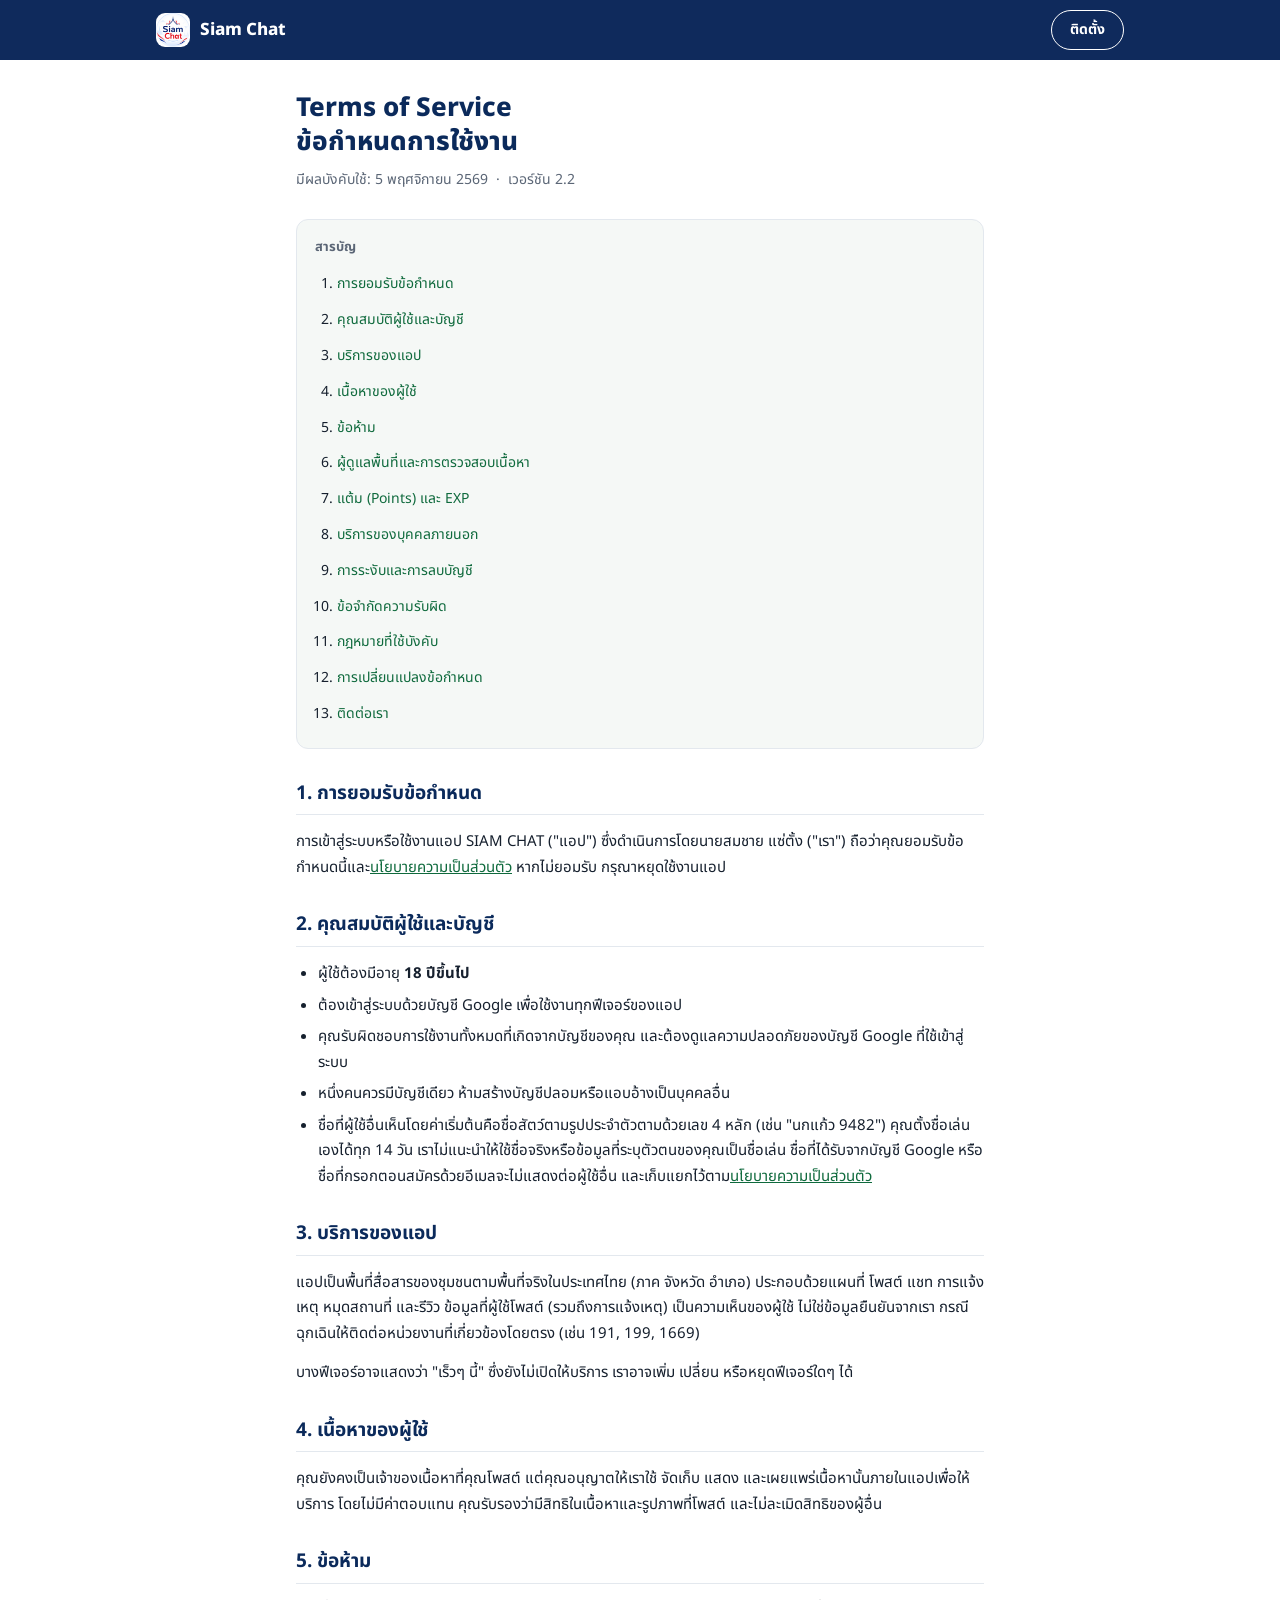
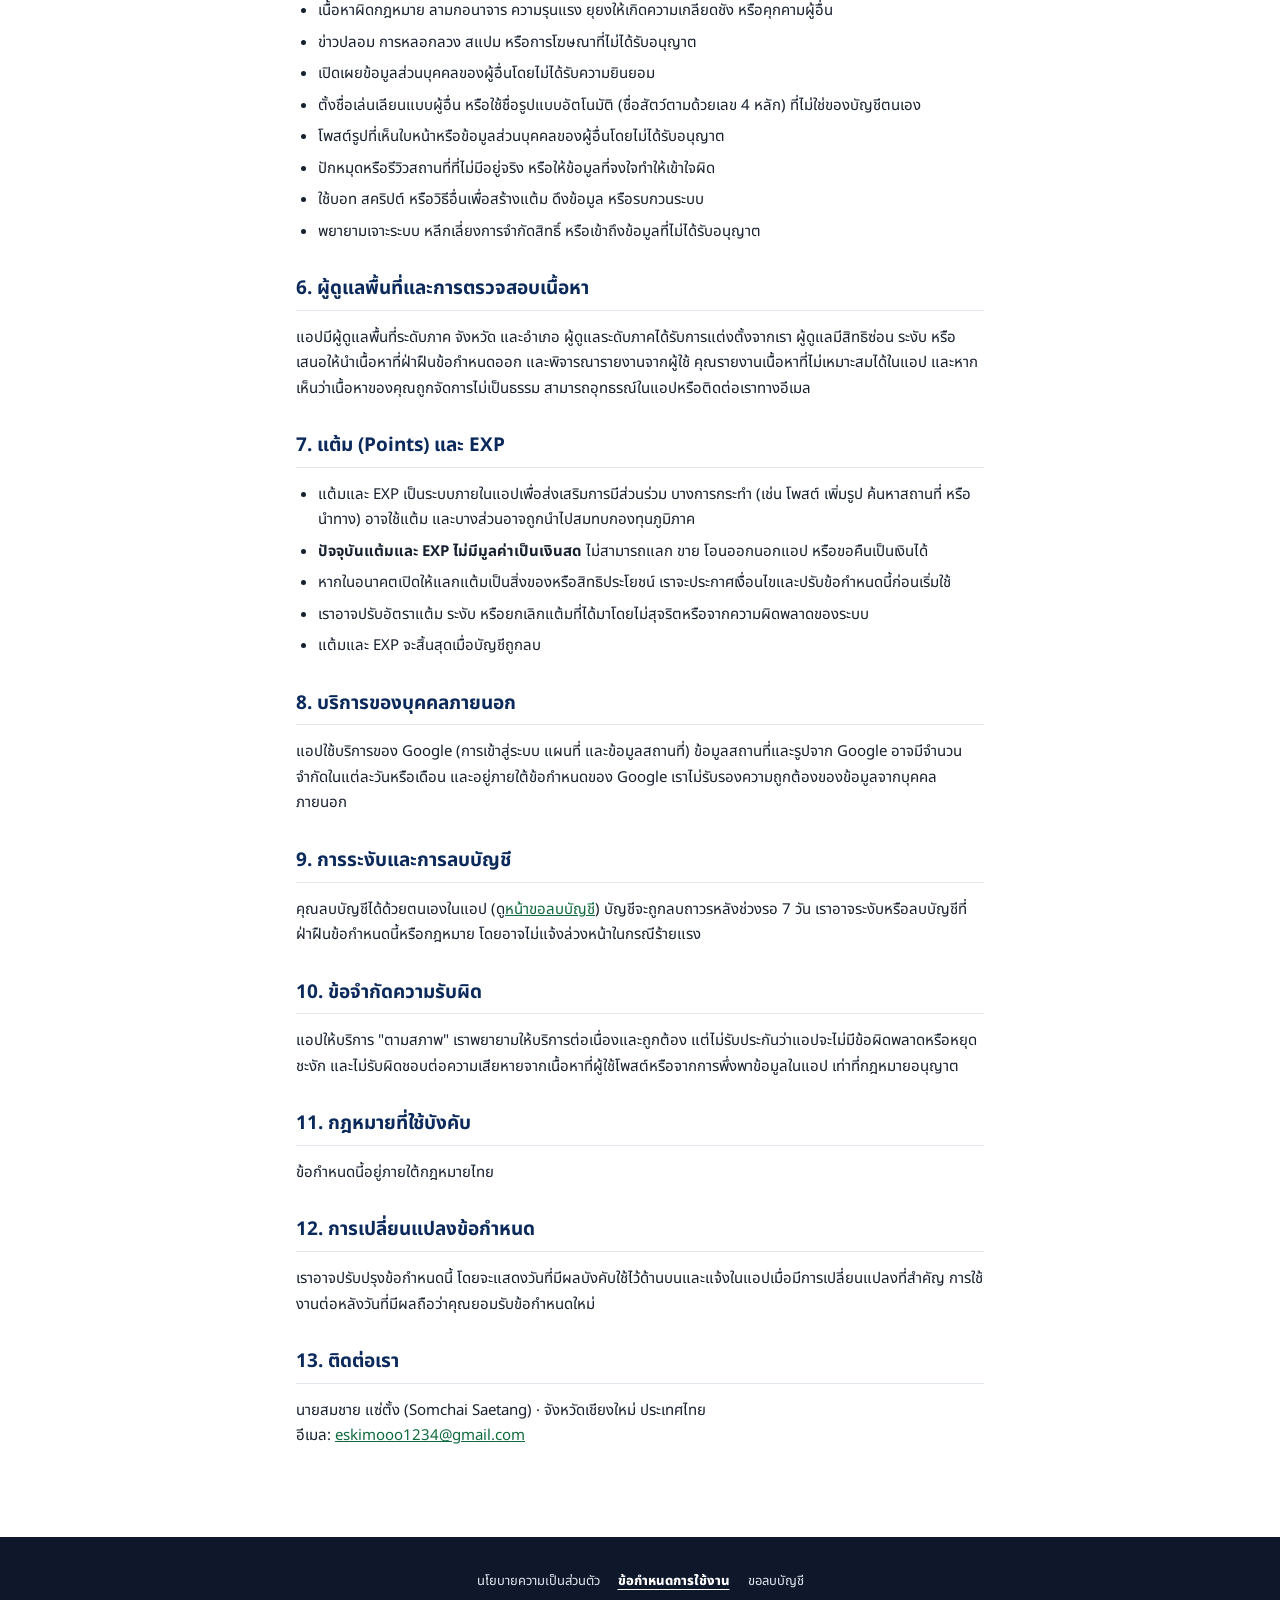
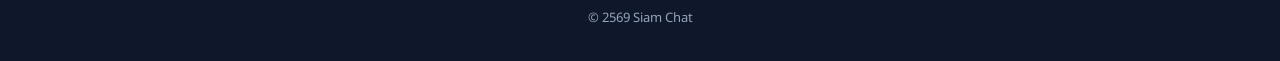
<file: terms.html>
<!doctype html>
<html lang="th">
<head>
<meta charset="utf-8">
<meta name="viewport" content="width=device-width, initial-scale=1">
<title>ข้อกำหนดการใช้งาน — Siam Chat</title>
<meta name="description" content="ข้อกำหนดการใช้งานของ Siam Chat">
<meta name="theme-color" content="#0f2a5c">
<link rel="canonical" href="https://eskimooo1234-maker.github.io/siamchat/terms.html">
<link rel="icon" type="image/png" sizes="32x32" href="assets/favicon-32.png">
<link rel="apple-touch-icon" href="assets/apple-touch-icon.png">
<link rel="preconnect" href="https://fonts.googleapis.com">
<link rel="preconnect" href="https://fonts.gstatic.com" crossorigin>
<link href="https://fonts.googleapis.com/css2?family=Noto+Sans+Thai:wght@400;500;600;700;800&display=swap" rel="stylesheet">
<style>
:root{--green:#0f6a3d;--green-2:#13a463;--green-soft:#e8f6ee;--navy:#0b2a5b;--ink:#16202e;--muted:#5b6676;--line:#e3e8ee;--bg:#fff;--bg-2:#f5f8f6;--max:1000px}
*{box-sizing:border-box}
html{scroll-behavior:smooth;-webkit-text-size-adjust:100%;scroll-padding-top:80px}
body{margin:0;background:var(--bg);color:var(--ink);font-family:'Noto Sans Thai',system-ui,-apple-system,'Segoe UI',sans-serif;font-size:15px;line-height:1.7;overflow-wrap:anywhere}
a{color:var(--green)}
.wrap{max-width:var(--max);margin:0 auto;padding:0 16px}
.top{position:sticky;top:0;z-index:20;background:#0f2a5c;color:#fff}
.top .wrap{display:flex;align-items:center;justify-content:space-between;height:60px}
.brand{display:flex;align-items:center;gap:10px;text-decoration:none;font-weight:800;color:#fff;font-size:17px}
.brand img{width:34px;height:34px;border-radius:9px}
.top-btn{display:inline-flex;align-items:center;min-height:40px;padding:0 18px;border-radius:999px;border:1.5px solid #fff;color:#fff;text-decoration:none;font-weight:700;font-size:14px;white-space:nowrap}
.top-btn:hover{background:rgba(255,255,255,.12)}
.ic{flex:none}
article{max-width:720px;margin:0 auto;padding:32px 16px 56px}
h1{font-size:26px;line-height:1.3;font-weight:800;color:var(--navy);margin:0 0 8px;text-wrap:balance}
.meta{font-size:14px;color:var(--muted);margin:0 0 28px}
.toc{background:var(--bg-2);border:1px solid var(--line);border-radius:12px;padding:16px 18px;margin-bottom:32px}
.toc p{font-size:13px;font-weight:700;color:var(--muted);margin:0 0 8px}
.toc ol{padding-left:22px;margin:0}
.toc li{font-size:14px;margin:0}
.toc a{color:var(--green);text-decoration:none;display:inline-block;padding:6px 0;min-height:32px}
.toc a:hover{text-decoration:underline}
article section{margin-bottom:32px}
h2{font-size:19px;line-height:1.35;color:var(--navy);border-bottom:1px solid var(--line);padding-bottom:8px;margin:0 0 14px;scroll-margin-top:80px}
article p{margin:0 0 14px}
ul,ol{padding-left:22px;margin:0 0 14px}
li{margin-bottom:6px}
.highlight-box{background:var(--green-soft);border-left:3px solid var(--green-2);border-radius:0 8px 8px 0;padding:14px 16px;margin-bottom:14px}
footer{background:#0f172a;color:#94a3b8;padding:26px 0 32px;text-align:center;font-size:13px}
footer nav{display:flex;flex-wrap:wrap;justify-content:center;gap:4px 18px;margin-bottom:8px}
footer nav a{color:#e2e8f0;text-decoration:none;min-height:36px;display:inline-flex;align-items:center}
footer nav a:hover{text-decoration:underline}
footer nav a.on{font-weight:800;color:#fff;text-decoration:underline;text-underline-offset:4px}
</style>
</head>
<body>
<header class="top">
  <div class="wrap">
    <a class="brand" href="./" aria-label="Siam Chat หน้าแรก"><img src="assets/logo-64.png" alt="" width="34" height="34">Siam Chat</a>
    <a class="top-btn" href="./#install">ติดตั้ง</a>
  </div>
</header>

<main>
<article>
<h1>Terms of Service<br>ข้อกำหนดการใช้งาน</h1>
  <p class="meta">มีผลบังคับใช้: 5 พฤศจิกายน 2569 &nbsp;·&nbsp; เวอร์ชัน 2.2</p>
  <nav class="toc"><p>สารบัญ</p><ol><li><a href="#accept">การยอมรับข้อกำหนด</a></li><li><a href="#eligible">คุณสมบัติผู้ใช้และบัญชี</a></li><li><a href="#service">บริการของแอป</a></li><li><a href="#content">เนื้อหาของผู้ใช้</a></li><li><a href="#rules">ข้อห้าม</a></li><li><a href="#moderation">ผู้ดูแลพื้นที่และการตรวจสอบเนื้อหา</a></li><li><a href="#points">แต้ม (Points) และ EXP</a></li><li><a href="#third">บริการของบุคคลภายนอก</a></li><li><a href="#termination">การระงับและการลบบัญชี</a></li><li><a href="#liability">ข้อจำกัดความรับผิด</a></li><li><a href="#law">กฎหมายที่ใช้บังคับ</a></li><li><a href="#changes">การเปลี่ยนแปลงข้อกำหนด</a></li><li><a href="#contact">ติดต่อเรา</a></li></ol></nav>

  <section id="accept">
    <h2>1. การยอมรับข้อกำหนด</h2>
    <p>การเข้าสู่ระบบหรือใช้งานแอป SIAM CHAT ("แอป") ซึ่งดำเนินการโดยนายสมชาย แซ่ตั้ง ("เรา") ถือว่าคุณยอมรับข้อกำหนดนี้และ<a href="privacy.html">นโยบายความเป็นส่วนตัว</a> หากไม่ยอมรับ กรุณาหยุดใช้งานแอป</p>
  </section>

  <section id="eligible">
    <h2>2. คุณสมบัติผู้ใช้และบัญชี</h2>
    <ul>
      <li>ผู้ใช้ต้องมีอายุ <strong>18 ปีขึ้นไป</strong></li>
      <li>ต้องเข้าสู่ระบบด้วยบัญชี Google เพื่อใช้งานทุกฟีเจอร์ของแอป</li>
      <li>คุณรับผิดชอบการใช้งานทั้งหมดที่เกิดจากบัญชีของคุณ และต้องดูแลความปลอดภัยของบัญชี Google ที่ใช้เข้าสู่ระบบ</li>
      <li>หนึ่งคนควรมีบัญชีเดียว ห้ามสร้างบัญชีปลอมหรือแอบอ้างเป็นบุคคลอื่น</li>
      <li>ชื่อที่ผู้ใช้อื่นเห็นโดยค่าเริ่มต้นคือชื่อสัตว์ตามรูปประจำตัวตามด้วยเลข 4 หลัก (เช่น "นกแก้ว 9482") คุณตั้งชื่อเล่นเองได้ทุก 14 วัน เราไม่แนะนำให้ใช้ชื่อจริงหรือข้อมูลที่ระบุตัวตนของคุณเป็นชื่อเล่น ชื่อที่ได้รับจากบัญชี Google หรือชื่อที่กรอกตอนสมัครด้วยอีเมลจะไม่แสดงต่อผู้ใช้อื่น และเก็บแยกไว้ตาม<a href="privacy.html">นโยบายความเป็นส่วนตัว</a></li>
    </ul>
  </section>

  <section id="service">
    <h2>3. บริการของแอป</h2>
    <p>แอปเป็นพื้นที่สื่อสารของชุมชนตามพื้นที่จริงในประเทศไทย (ภาค จังหวัด อำเภอ) ประกอบด้วยแผนที่ โพสต์ แชท การแจ้งเหตุ หมุดสถานที่ และรีวิว ข้อมูลที่ผู้ใช้โพสต์ (รวมถึงการแจ้งเหตุ) เป็นความเห็นของผู้ใช้ ไม่ใช่ข้อมูลยืนยันจากเรา กรณีฉุกเฉินให้ติดต่อหน่วยงานที่เกี่ยวข้องโดยตรง (เช่น 191, 199, 1669)</p>
    <p>บางฟีเจอร์อาจแสดงว่า "เร็วๆ นี้" ซึ่งยังไม่เปิดให้บริการ เราอาจเพิ่ม เปลี่ยน หรือหยุดฟีเจอร์ใดๆ ได้</p>
  </section>

  <section id="content">
    <h2>4. เนื้อหาของผู้ใช้</h2>
    <p>คุณยังคงเป็นเจ้าของเนื้อหาที่คุณโพสต์ แต่คุณอนุญาตให้เราใช้ จัดเก็บ แสดง และเผยแพร่เนื้อหานั้นภายในแอปเพื่อให้บริการ โดยไม่มีค่าตอบแทน คุณรับรองว่ามีสิทธิในเนื้อหาและรูปภาพที่โพสต์ และไม่ละเมิดสิทธิของผู้อื่น</p>
  </section>

  <section id="rules">
    <h2>5. ข้อห้าม</h2>
    <ul>
      <li>เนื้อหาผิดกฎหมาย ลามกอนาจาร ความรุนแรง ยุยงให้เกิดความเกลียดชัง หรือคุกคามผู้อื่น</li>
      <li>ข่าวปลอม การหลอกลวง สแปม หรือการโฆษณาที่ไม่ได้รับอนุญาต</li>
      <li>เปิดเผยข้อมูลส่วนบุคคลของผู้อื่นโดยไม่ได้รับความยินยอม</li>
      <li>ตั้งชื่อเล่นเลียนแบบผู้อื่น หรือใช้ชื่อรูปแบบอัตโนมัติ (ชื่อสัตว์ตามด้วยเลข 4 หลัก) ที่ไม่ใช่ของบัญชีตนเอง</li>
      <li>โพสต์รูปที่เห็นใบหน้าหรือข้อมูลส่วนบุคคลของผู้อื่นโดยไม่ได้รับอนุญาต</li>
      <li>ปักหมุดหรือรีวิวสถานที่ที่ไม่มีอยู่จริง หรือให้ข้อมูลที่จงใจทำให้เข้าใจผิด</li>
      <li>ใช้บอท สคริปต์ หรือวิธีอื่นเพื่อสร้างแต้ม ดึงข้อมูล หรือรบกวนระบบ</li>
      <li>พยายามเจาะระบบ หลีกเลี่ยงการจำกัดสิทธิ์ หรือเข้าถึงข้อมูลที่ไม่ได้รับอนุญาต</li>
    </ul>
  </section>

  <section id="moderation">
    <h2>6. ผู้ดูแลพื้นที่และการตรวจสอบเนื้อหา</h2>
    <p>แอปมีผู้ดูแลพื้นที่ระดับภาค จังหวัด และอำเภอ ผู้ดูแลระดับภาคได้รับการแต่งตั้งจากเรา ผู้ดูแลมีสิทธิซ่อน ระงับ หรือเสนอให้นำเนื้อหาที่ฝ่าฝืนข้อกำหนดออก และพิจารณารายงานจากผู้ใช้ คุณรายงานเนื้อหาที่ไม่เหมาะสมได้ในแอป และหากเห็นว่าเนื้อหาของคุณถูกจัดการไม่เป็นธรรม สามารถอุทธรณ์ในแอปหรือติดต่อเราทางอีเมล</p>
  </section>

  <section id="points">
    <h2>7. แต้ม (Points) และ EXP</h2>
    <ul>
      <li>แต้มและ EXP เป็นระบบภายในแอปเพื่อส่งเสริมการมีส่วนร่วม บางการกระทำ (เช่น โพสต์ เพิ่มรูป ค้นหาสถานที่ หรือนำทาง) อาจใช้แต้ม และบางส่วนอาจถูกนำไปสมทบกองทุนภูมิภาค</li>
      <li><strong>ปัจจุบันแต้มและ EXP ไม่มีมูลค่าเป็นเงินสด</strong> ไม่สามารถแลก ขาย โอนออกนอกแอป หรือขอคืนเป็นเงินได้</li>
      <li>หากในอนาคตเปิดให้แลกแต้มเป็นสิ่งของหรือสิทธิประโยชน์ เราจะประกาศเงื่อนไขและปรับข้อกำหนดนี้ก่อนเริ่มใช้</li>
      <li>เราอาจปรับอัตราแต้ม ระงับ หรือยกเลิกแต้มที่ได้มาโดยไม่สุจริตหรือจากความผิดพลาดของระบบ</li>
      <li>แต้มและ EXP จะสิ้นสุดเมื่อบัญชีถูกลบ</li>
    </ul>
  </section>

  <section id="third">
    <h2>8. บริการของบุคคลภายนอก</h2>
    <p>แอปใช้บริการของ Google (การเข้าสู่ระบบ แผนที่ และข้อมูลสถานที่) ข้อมูลสถานที่และรูปจาก Google อาจมีจำนวนจำกัดในแต่ละวันหรือเดือน และอยู่ภายใต้ข้อกำหนดของ Google เราไม่รับรองความถูกต้องของข้อมูลจากบุคคลภายนอก</p>
  </section>

  <section id="termination">
    <h2>9. การระงับและการลบบัญชี</h2>
    <p>คุณลบบัญชีได้ด้วยตนเองในแอป (ดู<a href="delete-account.html">หน้าขอลบบัญชี</a>) บัญชีจะถูกลบถาวรหลังช่วงรอ 7 วัน เราอาจระงับหรือลบบัญชีที่ฝ่าฝืนข้อกำหนดนี้หรือกฎหมาย โดยอาจไม่แจ้งล่วงหน้าในกรณีร้ายแรง</p>
  </section>

  <section id="liability">
    <h2>10. ข้อจำกัดความรับผิด</h2>
    <p>แอปให้บริการ "ตามสภาพ" เราพยายามให้บริการต่อเนื่องและถูกต้อง แต่ไม่รับประกันว่าแอปจะไม่มีข้อผิดพลาดหรือหยุดชะงัก และไม่รับผิดชอบต่อความเสียหายจากเนื้อหาที่ผู้ใช้โพสต์หรือจากการพึ่งพาข้อมูลในแอป เท่าที่กฎหมายอนุญาต</p>
  </section>

  <section id="law">
    <h2>11. กฎหมายที่ใช้บังคับ</h2>
    <p>ข้อกำหนดนี้อยู่ภายใต้กฎหมายไทย</p>
  </section>

  <section id="changes">
    <h2>12. การเปลี่ยนแปลงข้อกำหนด</h2>
    <p>เราอาจปรับปรุงข้อกำหนดนี้ โดยจะแสดงวันที่มีผลบังคับใช้ไว้ด้านบนและแจ้งในแอปเมื่อมีการเปลี่ยนแปลงที่สำคัญ การใช้งานต่อหลังวันที่มีผลถือว่าคุณยอมรับข้อกำหนดใหม่</p>
  </section>

  <section id="contact">
    <h2>13. ติดต่อเรา</h2>
    <p>นายสมชาย แซ่ตั้ง (Somchai Saetang) · จังหวัดเชียงใหม่ ประเทศไทย<br>อีเมล: <a href="mailto:eskimooo1234@gmail.com">eskimooo1234@gmail.com</a></p>
  </section>
</article>
</main>

<footer>
  <div class="wrap">
    <nav aria-label="เอกสารทางกฎหมาย">
      <a href="privacy.html">นโยบายความเป็นส่วนตัว</a>
      <a href="terms.html" class="on" aria-current="page">ข้อกำหนดการใช้งาน</a>
      <a href="delete-account.html">ขอลบบัญชี</a>
    </nav>
    <div>© 2569 Siam Chat</div>
  </div>
</footer>
</body>
</html>
</file>
